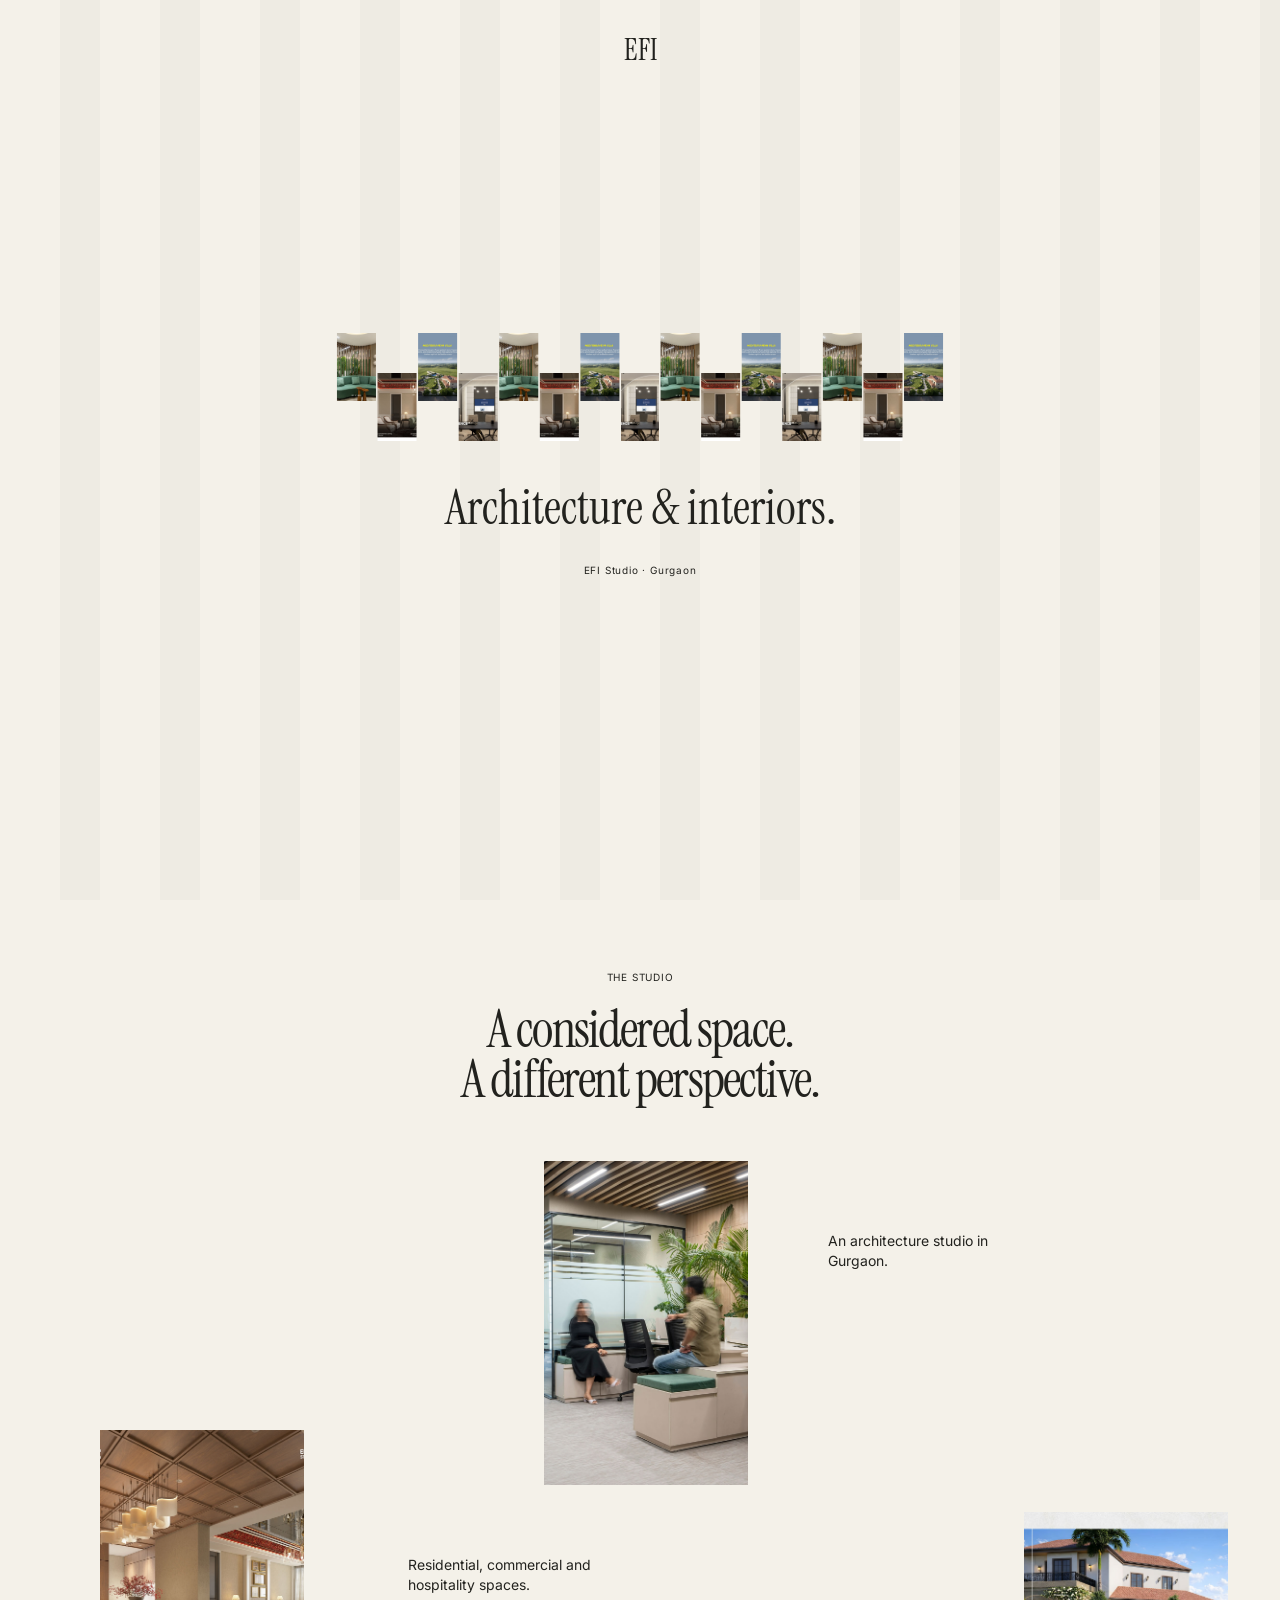
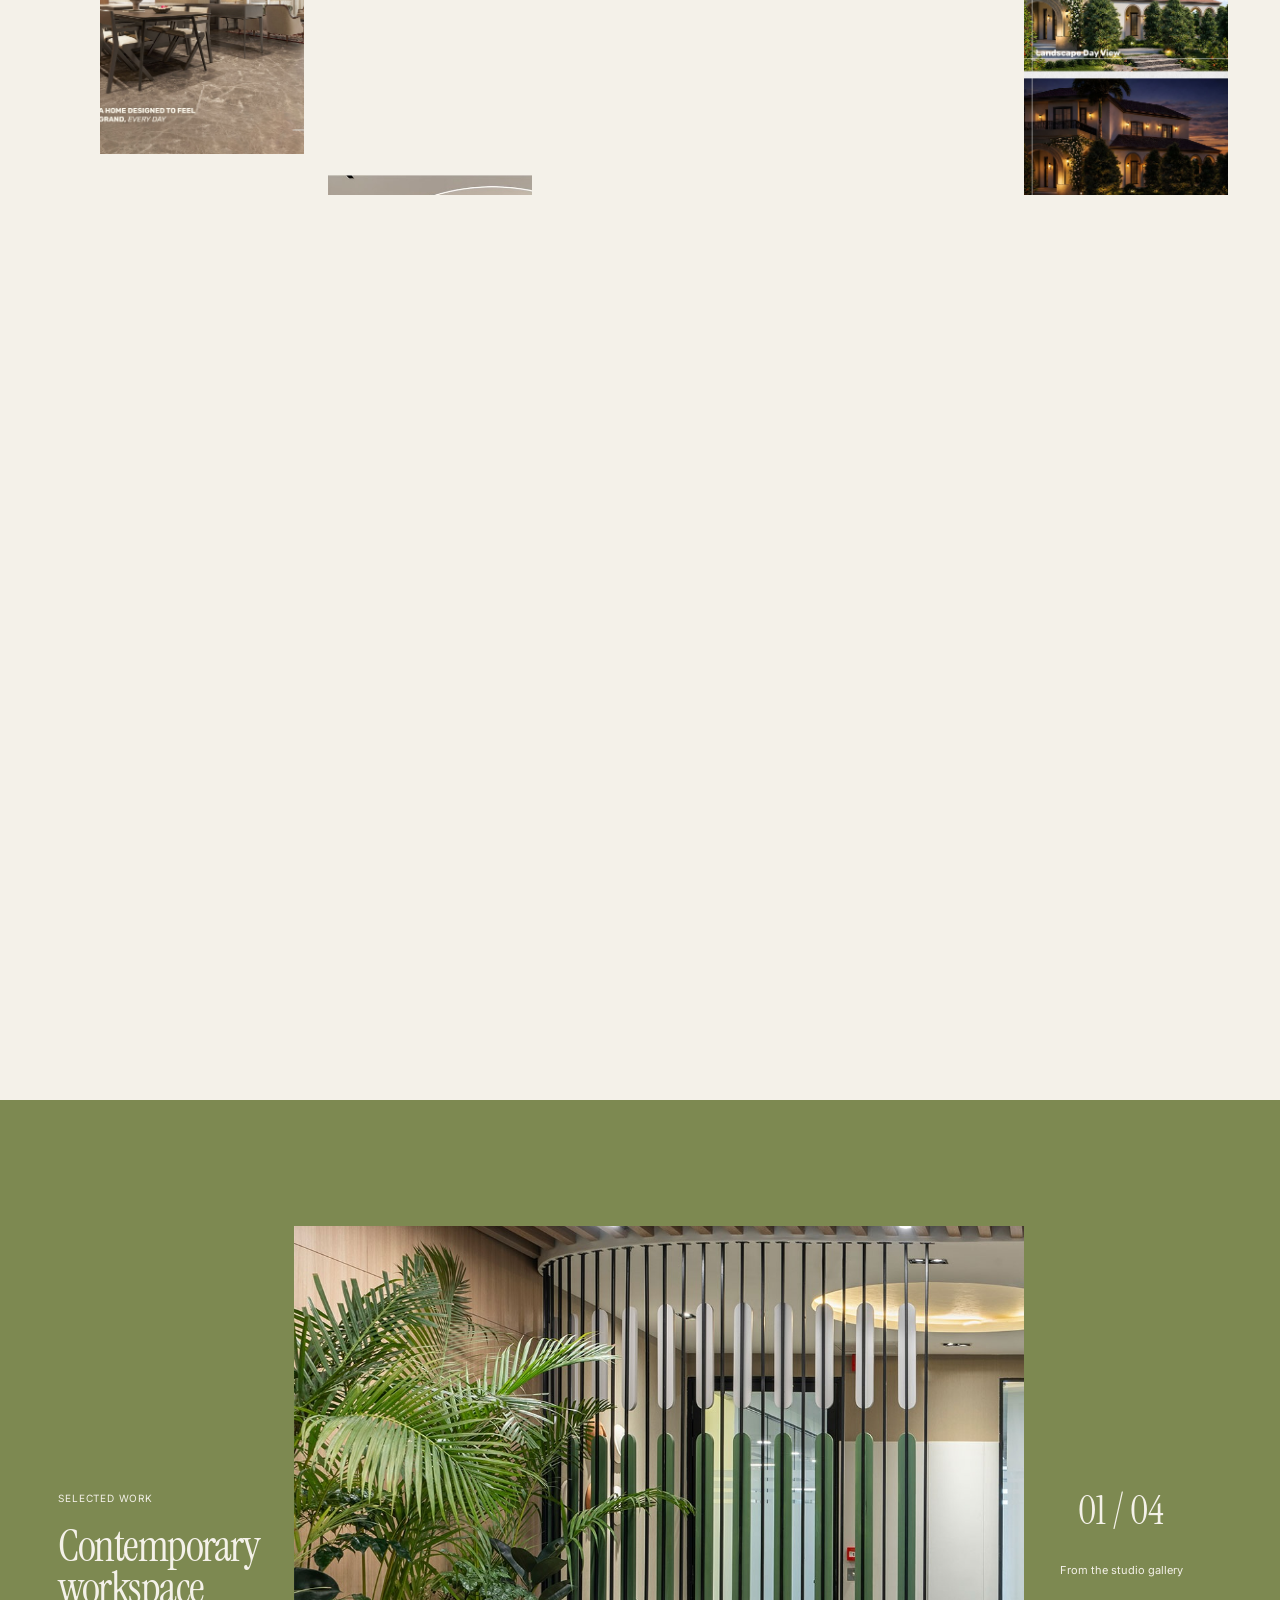
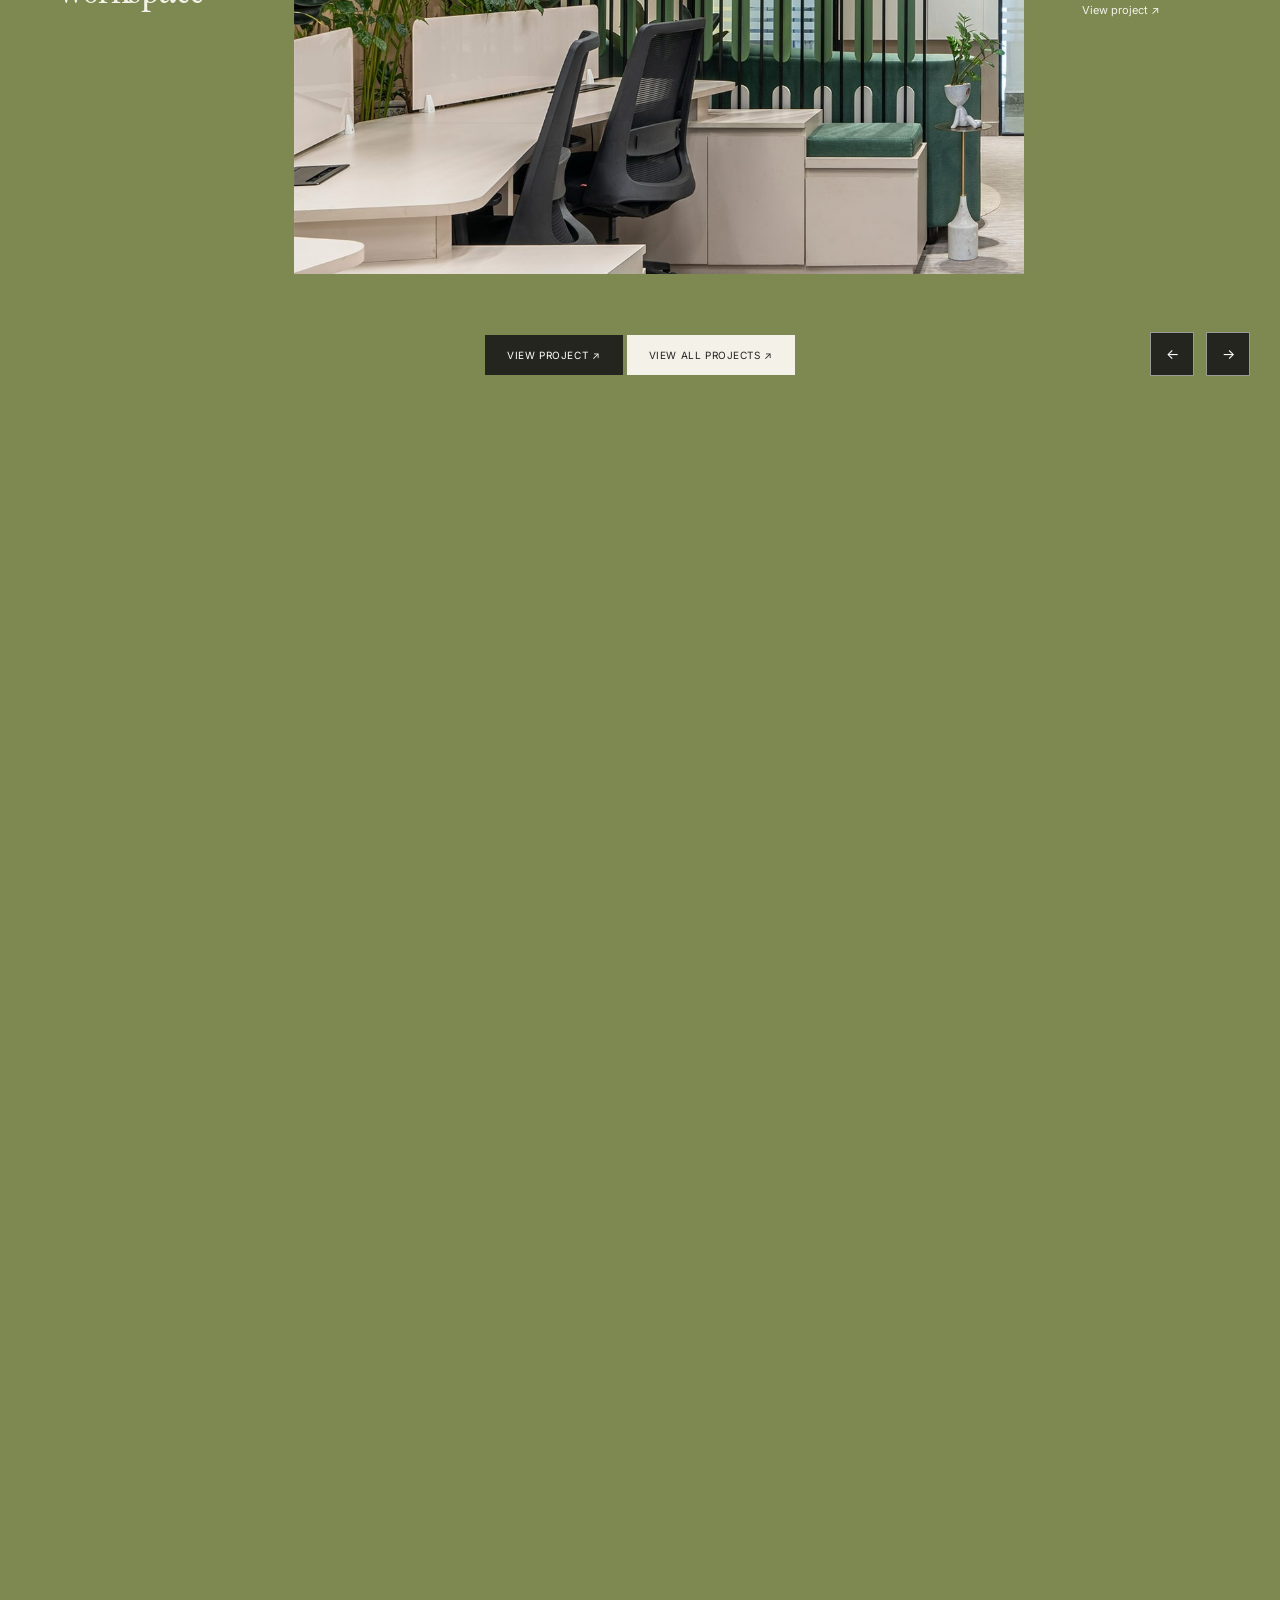
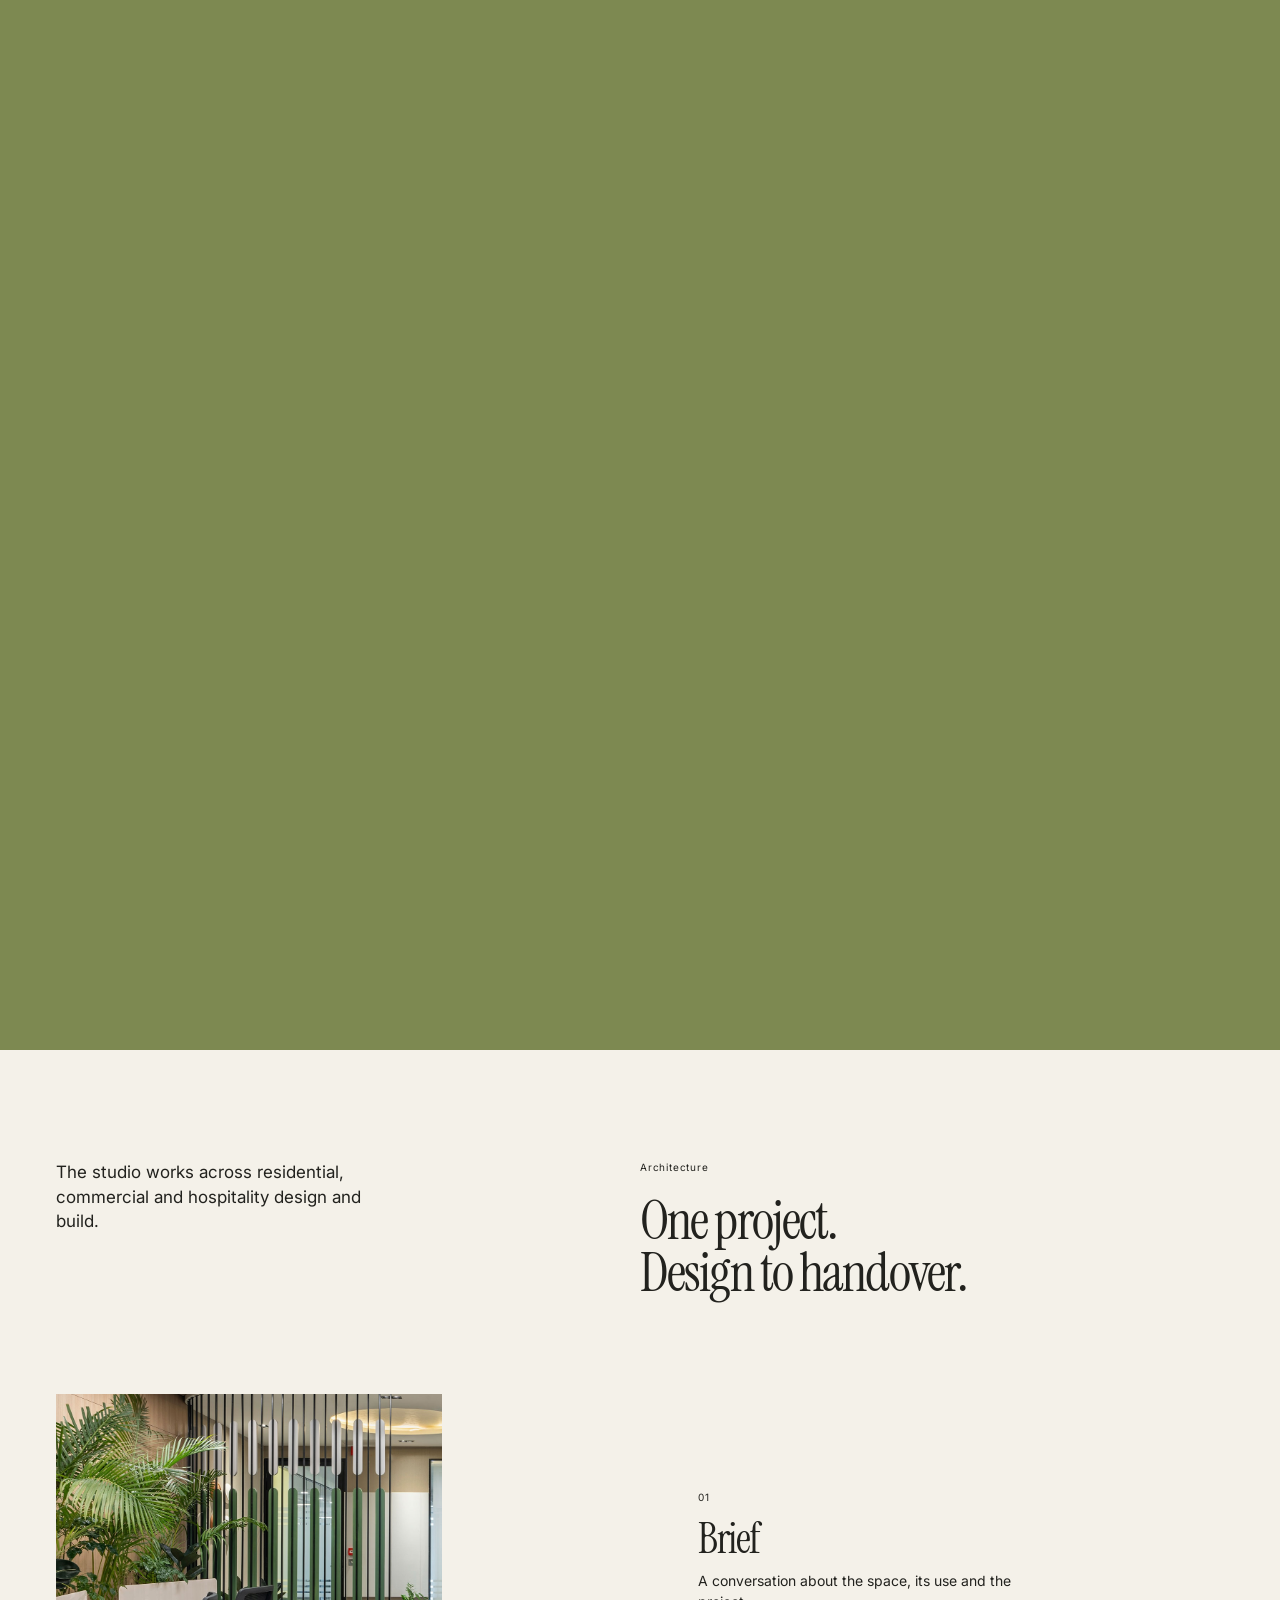
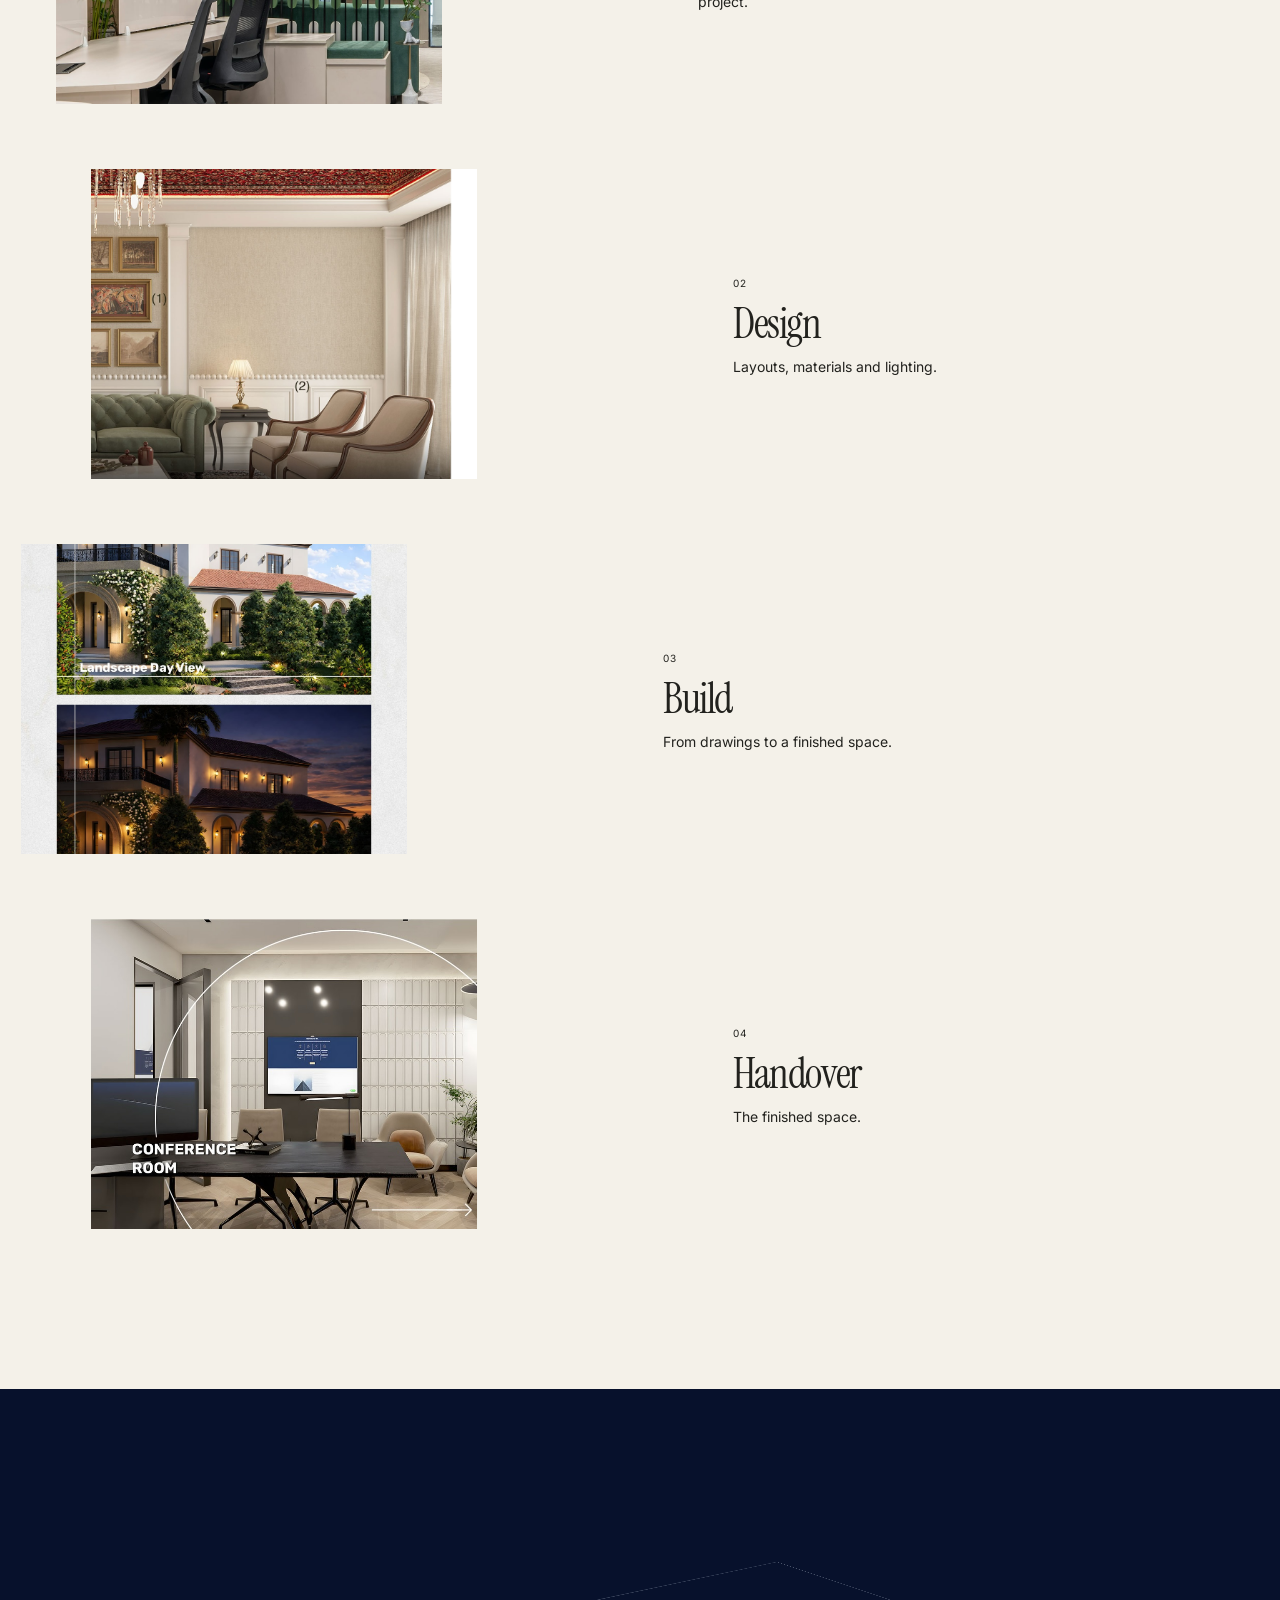
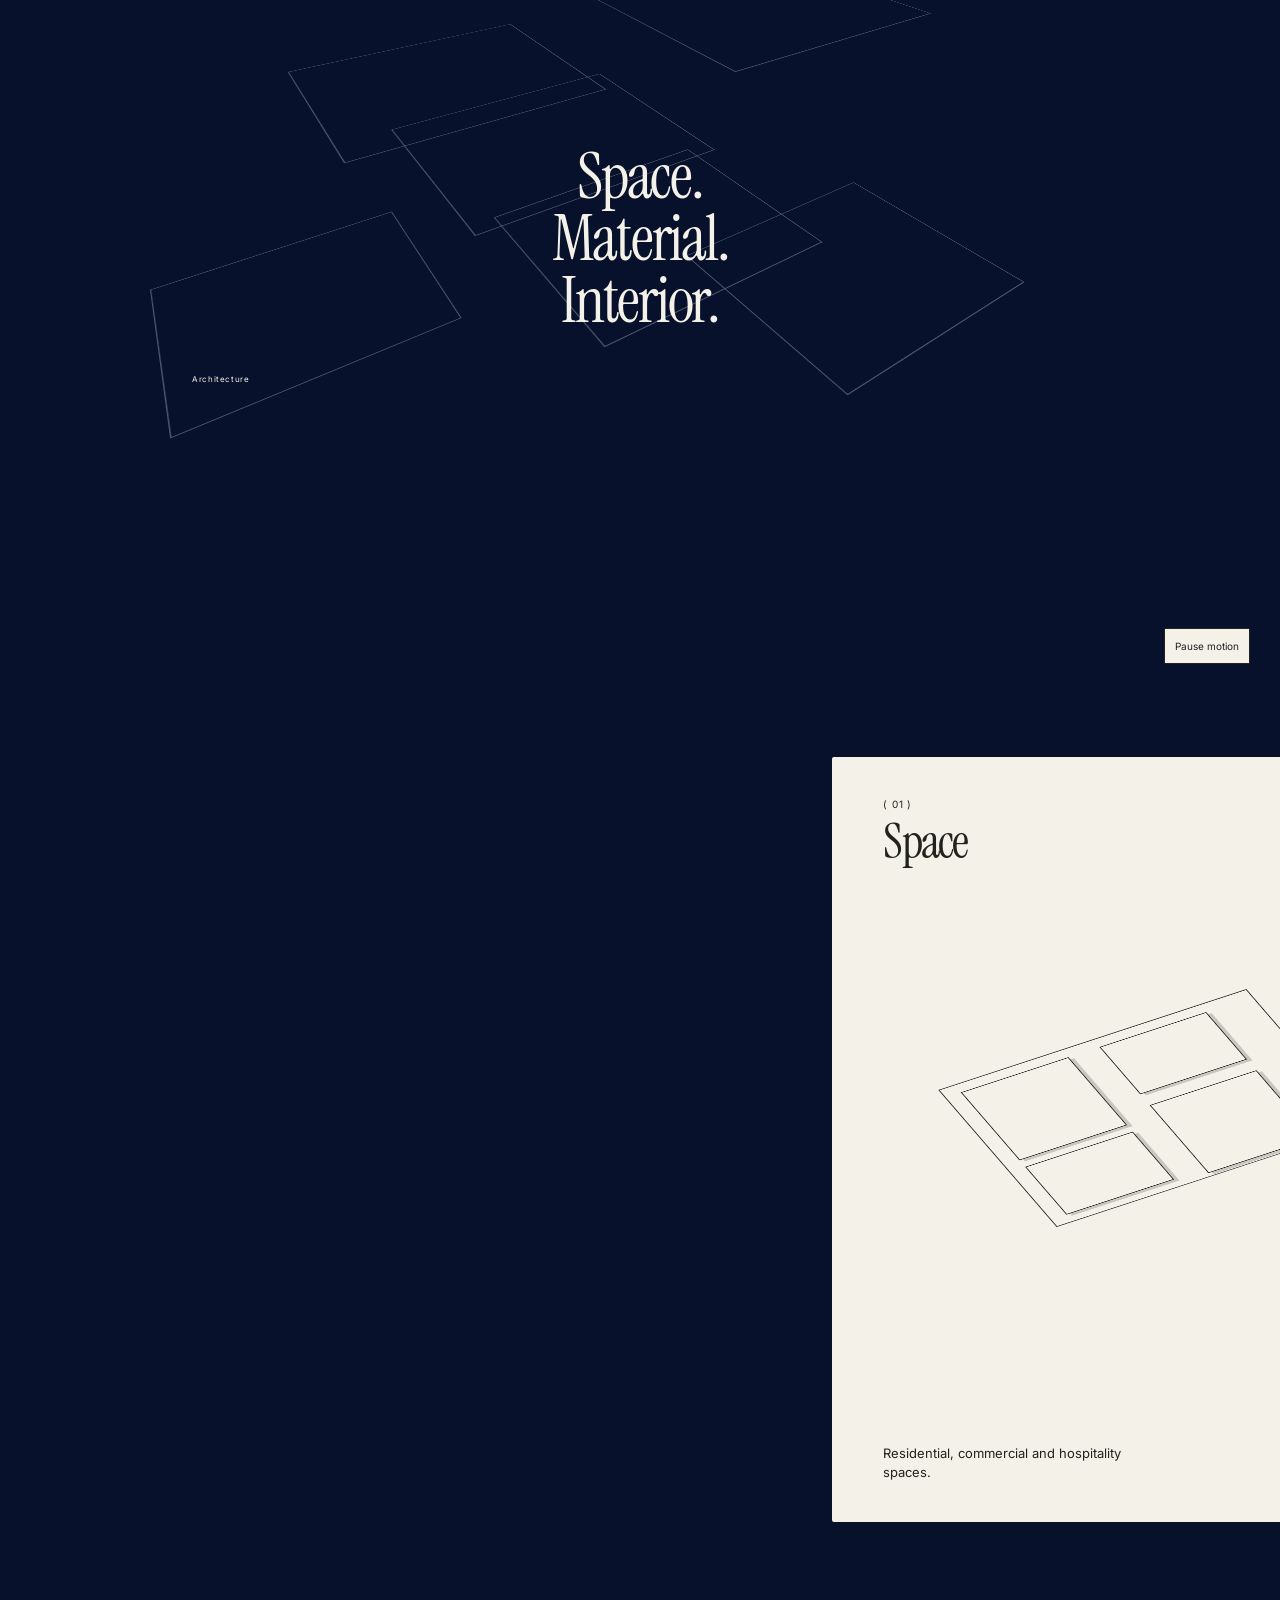
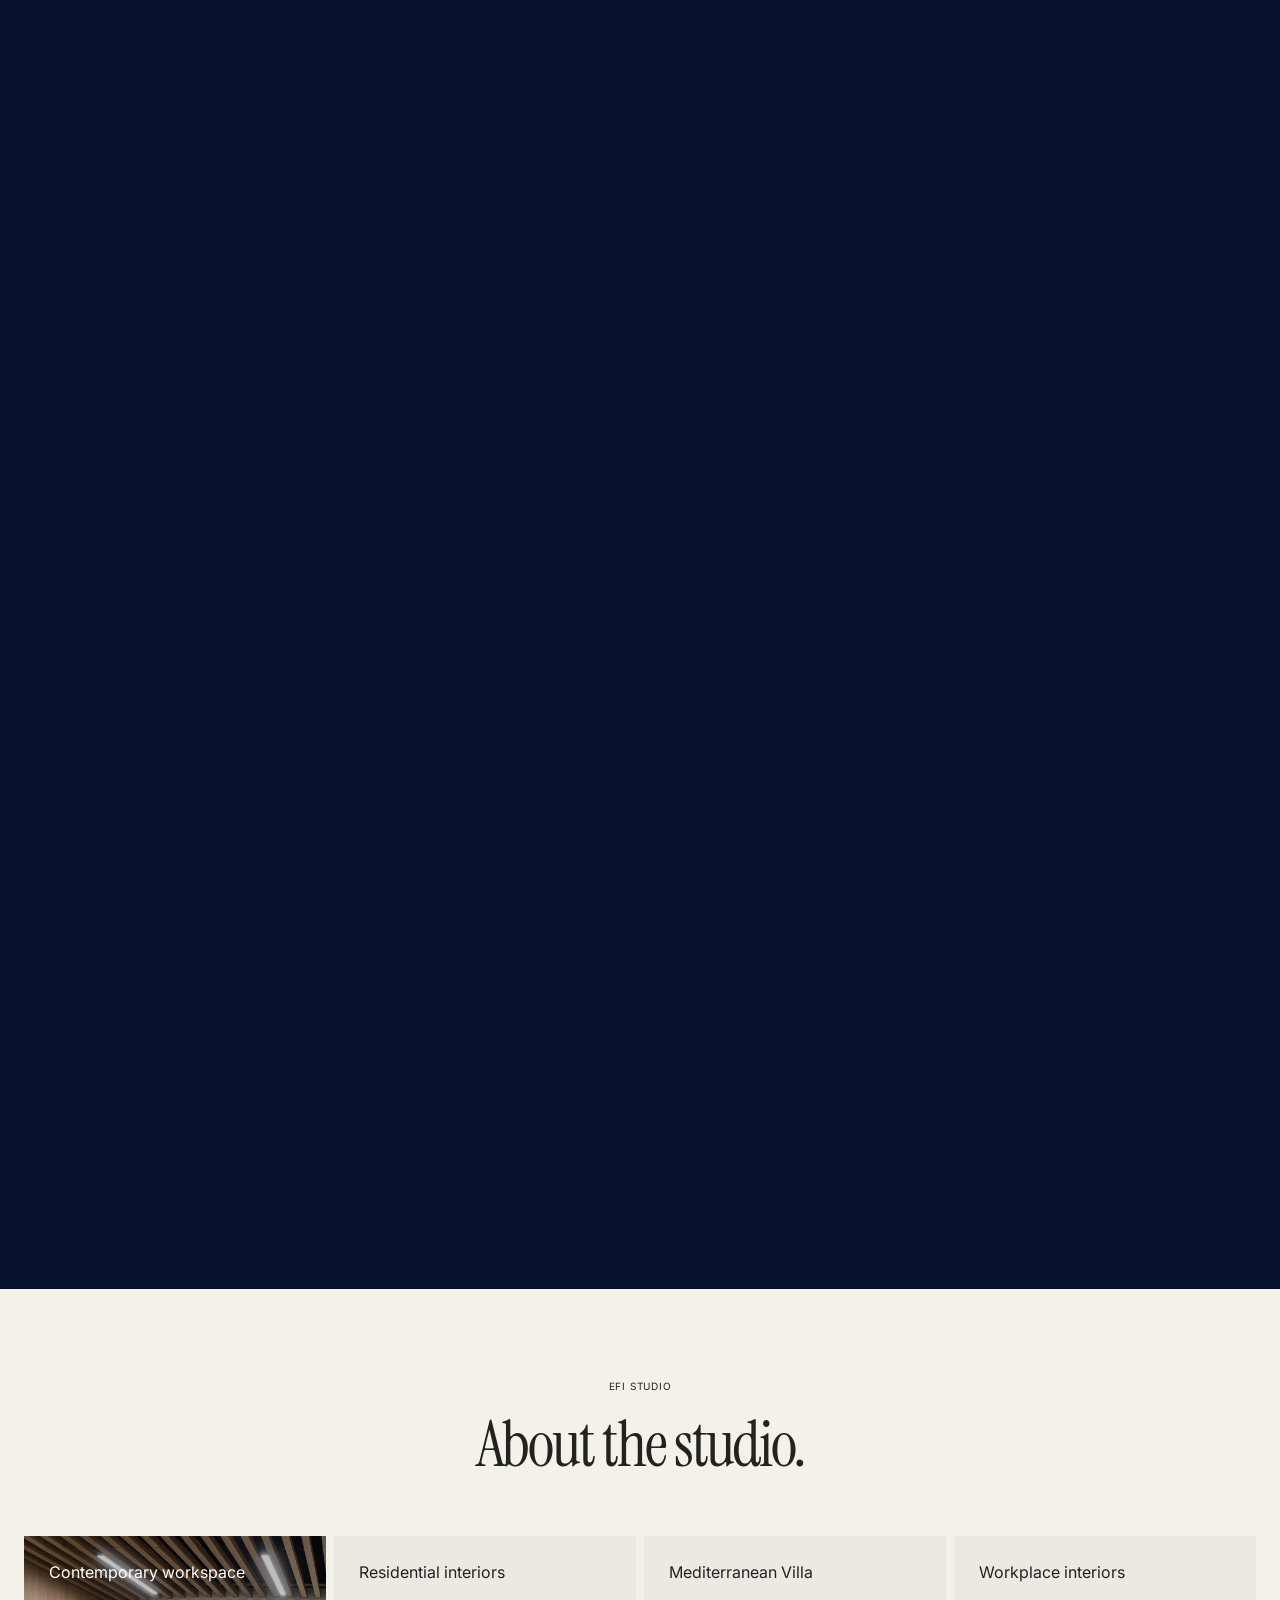
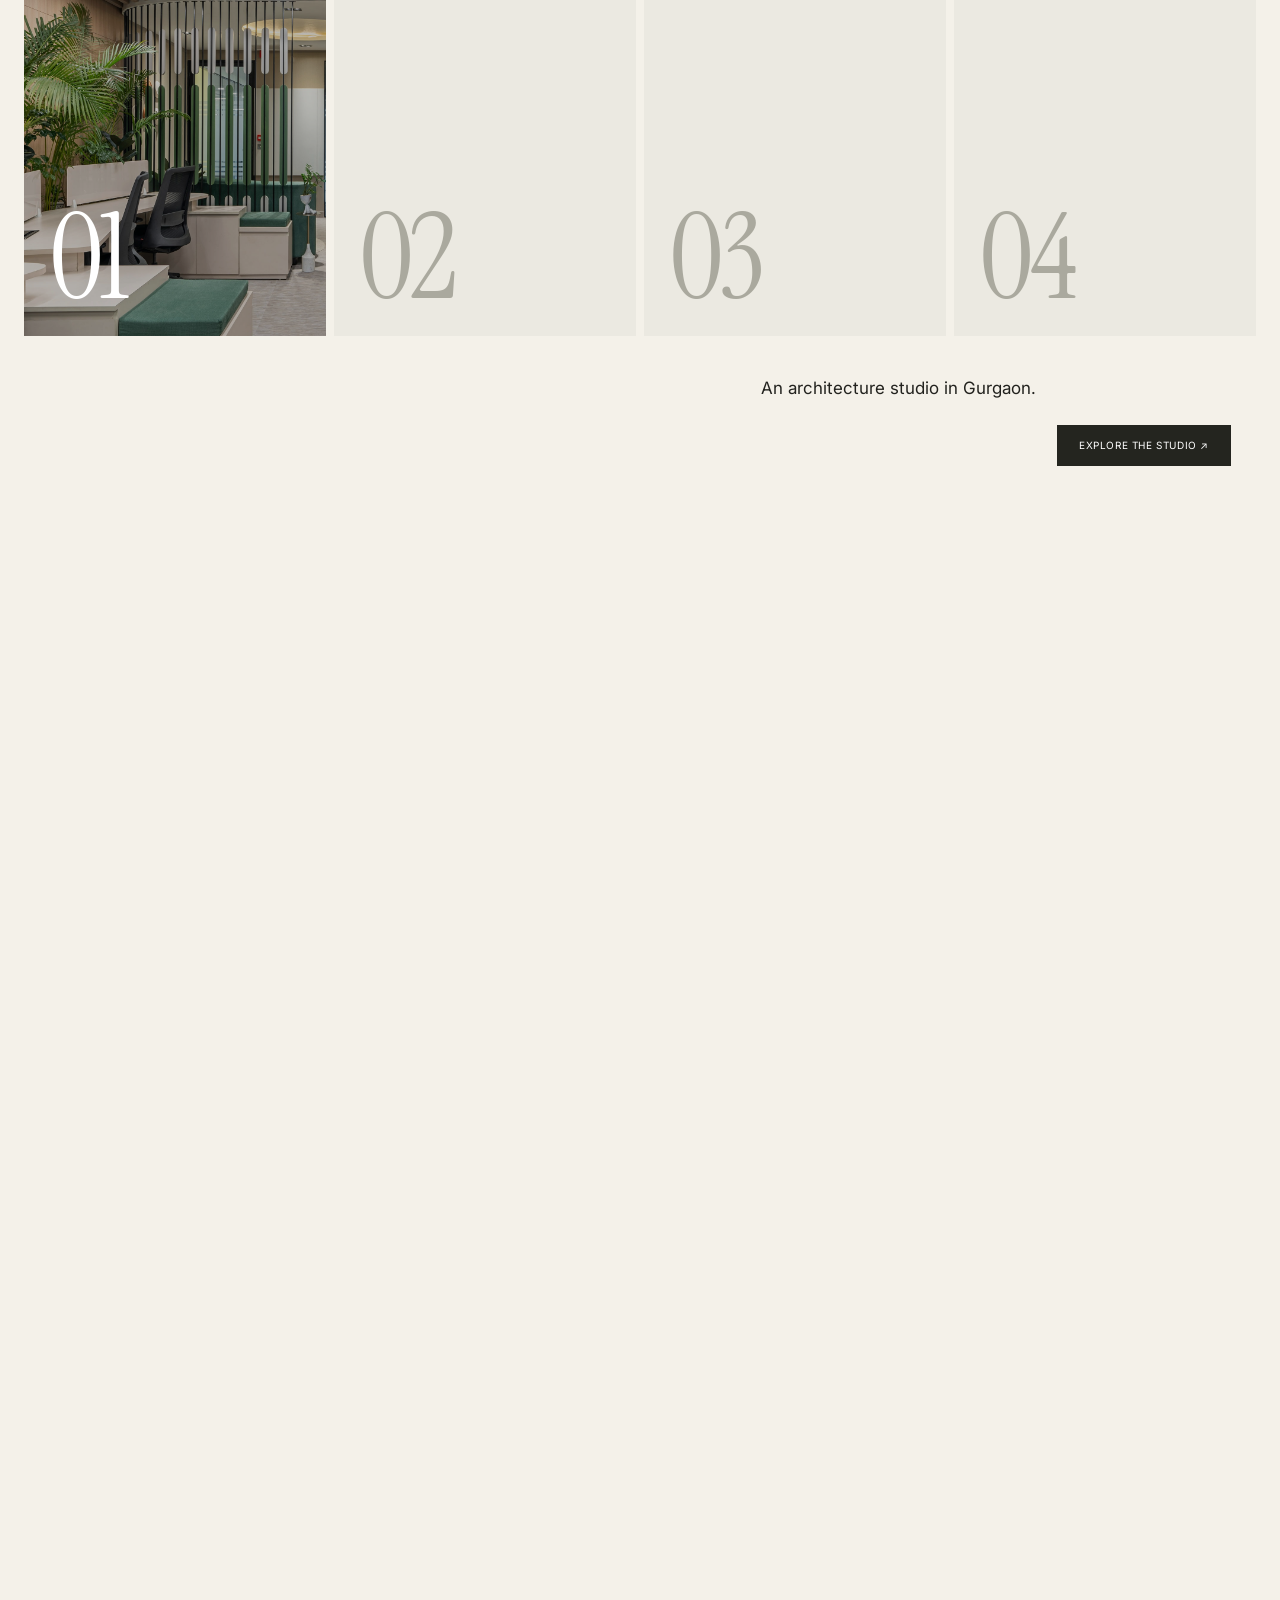
<file: index.html>
<!doctype html>
<html lang="en"><head><meta charset="utf-8"><meta name="viewport" content="width=device-width, initial-scale=1"><title>Architecture &amp; interiors in Gurgaon | EFI Studio</title><meta name="description" content="EFI Studio is an architecture and interior design studio in Gurgaon."><link rel="stylesheet" href="base.css"><link rel="stylesheet" href="brand.css"><link rel="stylesheet" href="hero.css"><link rel="license" href="assets/fonts/instrument-serif/OFL.txt"><link rel="license" href="assets/fonts/inter/OFL.txt"><script src="runtime.js" defer></script><script src="hero.js" defer></script></head><body><a class="dk-skip-link" href="#main">Skip to content</a><header class="dk-header"><div class="header-location">Gurgaon, India</div><a class="dk-wordmark" href="index.html"><span class="wordmark-mark" aria-hidden="true">▧</span> EFI</a><button class="dk-menu" hidden aria-controls="dk-nav" aria-expanded="false"><span class="dk-menu-label">Menu</span></button><nav class="dk-nav" id="dk-nav" aria-label="Primary"><a href="work.html">Work</a><a href="studio.html">Studio</a><a href="process.html">Approach</a><a href="contact.html">Contact</a></nav></header>
<main id="main"><div class="entry-loader" aria-hidden="true"><span class="entry-brand">EFI</span><div class="entry-strip"><img class="" src="assets/img/photo-02.jpg" alt="Contemporary workspace" loading="eager"><img class="" src="assets/img/photo-03.jpg" alt="Residential interiors" loading="eager"><img class="" src="assets/img/p3-cover.jpg" alt="Mediterranean Villa" loading="eager"><img class="" src="assets/img/p4-cover.jpg" alt="Workplace interiors" loading="eager"><img class="" src="assets/img/photo-02.jpg" alt="Contemporary workspace" loading="eager"><img class="" src="assets/img/photo-03.jpg" alt="Residential interiors" loading="eager"><img class="" src="assets/img/p3-cover.jpg" alt="Mediterranean Villa" loading="eager"><img class="" src="assets/img/p4-cover.jpg" alt="Workplace interiors" loading="eager"><img class="" src="assets/img/photo-02.jpg" alt="Contemporary workspace" loading="eager"><img class="" src="assets/img/photo-03.jpg" alt="Residential interiors" loading="eager"><img class="" src="assets/img/p3-cover.jpg" alt="Mediterranean Villa" loading="eager"><img class="" src="assets/img/p4-cover.jpg" alt="Workplace interiors" loading="eager"><img class="" src="assets/img/photo-02.jpg" alt="Contemporary workspace" loading="eager"><img class="" src="assets/img/photo-03.jpg" alt="Residential interiors" loading="eager"><img class="" src="assets/img/p3-cover.jpg" alt="Mediterranean Villa" loading="eager"></div><p>Architecture & interiors.</p><small>EFI Studio · Gurgaon</small></div>
<section class="s-hero" data-dk-motion aria-label="Interior light study"><div class="hero-photo"><img class="" src="assets/img/p1-cover.jpg" alt="Contemporary workspace" loading="lazy"></div><div class="light-study" aria-hidden="true"><i style="--i:0"></i><i style="--i:1"></i><i style="--i:2"></i><i style="--i:3"></i><i style="--i:4"></i><i style="--i:5"></i><i style="--i:6"></i><i style="--i:7"></i><i style="--i:8"></i><i style="--i:9"></i><i style="--i:10"></i><i style="--i:11"></i></div><div class="hero-copy"><h1>Architecture & interiors.<br>Considered as one.</h1><p>EFI Studio · Gurgaon</p><a class="button" href="contact.html">Talk about a project <span>↗</span></a></div><div class="hero-number">01 / 04</div><button class="motion-control" data-dk-motion-toggle hidden><span data-dk-motion-label>Pause</span> motion</button></section>

<section class="composition section" id="composition"><div class="composition-stage"><div class="eyebrow center">THE STUDIO</div><h2 class="center display">A considered space.<br>A different perspective.</h2><div class="composition-collage"><img class="collage-a" src="assets/img/photo-06.jpg" alt="Contemporary workspace" loading="eager"><img class="collage-b" src="assets/img/photo-07.jpg" alt="Residential interiors" loading="eager"><img class="collage-c" src="assets/img/photo-08.jpg" alt="Mediterranean Villa" loading="eager"><img class="collage-d" src="assets/img/p4-cover.jpg" alt="Workplace interiors" loading="eager"><p class="collage-copy a">An architecture studio in Gurgaon.</p><p class="collage-copy b">Residential, commercial and hospitality spaces.</p></div></div></section>
<section class="project-reel section" id="selected-work"><div class="reel-stage"><article class="reel-slide active" data-project="0" style="--index:0;--tone:#7d8951"><div class="project-title"><small>SELECTED WORK</small><h2 class="display">Contemporary workspace</h2></div><a class="project-image" href="project-contemporary-workspace.html"><img class="" src="assets/img/p1-cover.jpg" alt="Contemporary workspace" loading="eager"><span class="project-caption">Contemporary workspace<small>SELECTED WORK · EFI STUDIO</small></span></a><div class="project-meta"><span>01 / 04</span><p>From the studio gallery</p><a href="project-contemporary-workspace.html">View project ↗</a></div><div class="project-actions"><a class="button" href="project-contemporary-workspace.html">View project ↗</a><a class="button light" href="work.html">View all projects ↗</a></div></article><article class="reel-slide" data-project="1" style="--index:1;--tone:#877959"><div class="project-title"><small>SELECTED WORK</small><h2 class="display">Residential interiors</h2></div><a class="project-image" href="project-residential-interiors.html"><img class="" src="assets/img/p2-cover.jpg" alt="Residential interiors" loading="eager"><span class="project-caption">Residential interiors<small>SELECTED WORK · EFI STUDIO</small></span></a><div class="project-meta"><span>02 / 04</span><p>From the studio gallery</p><a href="project-residential-interiors.html">View project ↗</a></div><div class="project-actions"><a class="button" href="project-residential-interiors.html">View project ↗</a><a class="button light" href="work.html">View all projects ↗</a></div></article><article class="reel-slide" data-project="2" style="--index:2;--tone:#667d76"><div class="project-title"><small>SELECTED WORK</small><h2 class="display">Mediterranean Villa</h2></div><a class="project-image" href="project-mediterranean-villa.html"><img class="" src="assets/img/p3-cover.jpg" alt="Mediterranean Villa" loading="eager"><span class="project-caption">Mediterranean Villa<small>SELECTED WORK · EFI STUDIO</small></span></a><div class="project-meta"><span>03 / 04</span><p>From the studio gallery</p><a href="project-mediterranean-villa.html">View project ↗</a></div><div class="project-actions"><a class="button" href="project-mediterranean-villa.html">View project ↗</a><a class="button light" href="work.html">View all projects ↗</a></div></article><article class="reel-slide" data-project="3" style="--index:3;--tone:#686f83"><div class="project-title"><small>SELECTED WORK</small><h2 class="display">Workplace interiors</h2></div><a class="project-image" href="project-workplace-interiors.html"><img class="" src="assets/img/p4-cover.jpg" alt="Workplace interiors" loading="eager"><span class="project-caption">Workplace interiors<small>SELECTED WORK · EFI STUDIO</small></span></a><div class="project-meta"><span>04 / 04</span><p>From the studio gallery</p><a href="project-workplace-interiors.html">View project ↗</a></div><div class="project-actions"><a class="button" href="project-workplace-interiors.html">View project ↗</a><a class="button light" href="work.html">View all projects ↗</a></div></article><div class="reel-controls"><button data-reel-prev aria-label="Previous project">←</button><button data-reel-next aria-label="Next project">→</button></div></div></section>
<section class="delivery section" id="approach"><div class="delivery-intro"><p>The studio works across residential, commercial and hospitality design and build.</p><div><span class="eyebrow">Architecture</span><h2 class="display">One project.<br>Design to handover.</h2></div></div><div class="delivery-rows"><article class="delivery-row"><img class="" src="assets/img/photo-10.jpg" alt="Contemporary workspace" loading="eager"><div><small>01</small><h3 class="display">Brief</h3><p>A conversation about the space, its use and the project.</p></div></article><article class="delivery-row"><img class="" src="assets/img/photo-11.jpg" alt="Residential interiors" loading="eager"><div><small>02</small><h3 class="display">Design</h3><p>Layouts, materials and lighting.</p></div></article><article class="delivery-row"><img class="" src="assets/img/photo-08.jpg" alt="Mediterranean Villa" loading="eager"><div><small>03</small><h3 class="display">Build</h3><p>From drawings to a finished space.</p></div></article><article class="delivery-row"><img class="" src="assets/img/p4-cover.jpg" alt="Workplace interiors" loading="eager"><div><small>04</small><h3 class="display">Handover</h3><p>The finished space.</p></div></article></div></section>
<div class="approach-intro" data-dk-motion aria-label="Illustrative spatial wire study"><div class="wire-room" aria-hidden="true"><i></i><i></i><i></i><i></i><i></i><i></i></div><h2 class="display">Space.<br>Material.<br>Interior.</h2><span class="eyebrow">Architecture</span><button class="motion-control" data-dk-motion-toggle hidden><span data-dk-motion-label>Pause</span> motion</button></div>
<section class="approach-run section" id="design"><div class="approach-stage"><div class="approach-panels"><article class="approach-card"><small>( 01 )</small><h3 class="display">Space</h3><div class="plan-study" aria-hidden="true"><i></i><i></i><i></i><i></i></div><p>Residential, commercial and hospitality spaces.</p></article><article class="approach-card navy"><small>( 02 )</small><h3 class="display">Design</h3><div class="material-grid"><img class="" src="assets/img/photo-12.jpg" alt="Contemporary workspace" loading="eager"><img class="" src="assets/img/photo-10.jpg" alt="Contemporary workspace" loading="eager"><img class="" src="assets/img/photo-11.jpg" alt="Residential interiors" loading="eager"><img class="" src="assets/img/photo-13.jpg" alt="Residential interiors" loading="eager"><img class="" src="assets/img/photo-08.jpg" alt="Mediterranean Villa" loading="eager"><img class="" src="assets/img/p4-cover.jpg" alt="Workplace interiors" loading="eager"></div><p>Photography and visualizations from EFI’s portfolio.</p></article><article class="approach-card"><small>( 03 )</small><h3 class="display">Delivery</h3><img class="delivery-photo" src="assets/img/photo-03.jpg" alt="Residential interiors" loading="eager"><p>Architecture and interiors, shaped around the people who use them.</p></article></div></div></section>
<section class="about-run section" id="studio"><div class="about-stage"><span class="eyebrow">EFI STUDIO</span><h2 class="display center">About the studio.</h2><div class="about-tiles"><a href="project-contemporary-workspace.html"><small>Contemporary workspace</small><img class="" src="assets/img/p1-cover.jpg" alt="Contemporary workspace" loading="eager"><span class="display">01</span></a><a href="project-residential-interiors.html"><small>Residential interiors</small><img class="" src="assets/img/p2-cover.jpg" alt="Residential interiors" loading="eager"><span class="display">02</span></a><a href="project-mediterranean-villa.html"><small>Mediterranean Villa</small><img class="" src="assets/img/p3-cover.jpg" alt="Mediterranean Villa" loading="eager"><span class="display">03</span></a><a href="project-workplace-interiors.html"><small>Workplace interiors</small><img class="" src="assets/img/p4-cover.jpg" alt="Workplace interiors" loading="eager"><span class="display">04</span></a></div><p class="about-copy">An architecture studio in Gurgaon.</p><a class="button" href="studio.html">Explore the studio ↗</a></div></section>
<section class="together section"><span class="eyebrow">FROM THE PROJECT GALLERY</span><h2 class="display">Spaces for different uses.</h2><div class="typology-row"><span>Residential</span><span>Commercial</span><span>Hospitality</span><span>Architecture</span></div></section>
<section class="journal section"><div class="section-heading"><div><span class="eyebrow">FROM THE GALLERY</span><h2 class="display">Closer looks.</h2></div><a href="work.html">View all work ↗</a></div><div class="journal-grid"><a href="project-contemporary-workspace.html"><img class="" src="assets/img/photo-06.jpg" alt="Contemporary workspace" loading="eager"><small>PROJECT VIEW · 01</small><h3 class="display">Contemporary workspace</h3></a><a href="project-residential-interiors.html"><img class="" src="assets/img/photo-11.jpg" alt="Residential interiors" loading="eager"><small>PROJECT VIEW · 02</small><h3 class="display">Residential interiors</h3></a><a href="project-mediterranean-villa.html"><img class="" src="assets/img/photo-08.jpg" alt="Mediterranean Villa" loading="eager"><small>PROJECT VIEW · 03</small><h3 class="display">Mediterranean Villa</h3></a></div></section>
<section class="statement section"><div class="statement-photo"><img src="assets/img/photo-14.jpg" alt="Contemporary workspace" loading="eager"></div><div class="statement-copy"><h2 class="display">Architecture.<br>Gurgaon.</h2><p>EFI Studio<br>Gurgaon</p></div><div class="statement-contact"><small>THE STUDIO</small><p>Gurgaon</p><div class="dk-contact-links"><a href="https://wa.me/919818316211">WhatsApp</a></div><a class="button light" href="contact.html">Talk about a project ↗</a></div></section>
<section class="faq section"><span class="eyebrow">BEFORE A CONVERSATION</span><h2 class="display center">Questions about the studio.</h2><div class="faq-list"><details><summary>Where is EFI Studio based?<span>+</span></summary><p>Gurgaon</p></details><details><summary>What does the company do?<span>+</span></summary><p>Architecture and interior design and build.</p></details><details><summary>Which spaces does EFI Studio work on?<span>+</span></summary><p>The studio works across commercial, residential and hospitality interior design and build, with architectural expertise in residential and boutique properties.</p></details><details><summary>Which projects appear in this preview?<span>+</span></summary><p>Contemporary workspace, Residential interiors, Mediterranean Villa, Workplace interiors.</p></details><details><summary>Where do these images come from?<span>+</span></summary><p>Project images from the studio’s public portfolio.</p></details><details><summary>How do I discuss project cost or timing?<span>+</span></summary><p>Message the studio on WhatsApp to discuss your project. No cost or schedule is confirmed in this preview.</p></details><details><summary>Is this the official EFI Studio website?<span>+</span></summary><p>No. This is an independent design preview prepared for EFI Studio.</p></details></div><div class="conversation"><h2 class="display">Start with a conversation.</h2><div class="dk-contact-links"><a href="https://wa.me/919818316211">WhatsApp</a></div></div></section>
</main><footer class="dk-footer"><div class="footer-top"><div class="footer-links"><a href="studio.html">Studio</a><a href="work.html">Projects</a><a href="process.html">Approach</a><a href="contact.html">Contact</a></div><a class="footer-brand-small" href="index.html">▧ EFI<span>Architecture</span></a><div class="footer-contact-small"><p>Gurgaon</p><div class="dk-contact-links"><a href="https://wa.me/919818316211">WhatsApp</a></div><a href="https://www.instagram.com/studioefi/" target="_blank" rel="noopener">EFI on Instagram ↗</a></div></div><svg class="footer-sketch" viewBox="0 0 1440 310" role="img" aria-label="Illustrative architectural line study, not an EFI project drawing"><g fill="none" stroke="currentColor" stroke-width=".8"><path d="M0 275L320 235 650 245 1140 230 1440 260M150 263V175L520 155 820 165 1140 136 1350 170V254M150 175L375 188V263M375 188L1140 136M520 155V252M820 165V245M1140 136V230M1350 170L1140 183 820 210 375 215M1350 170V254M375 188V215"/><path d="M183 184V258M215 181V254M250 180V251M288 181V249M325 187V244M420 190V260M458 184V261M485 180V260M562 185V250M615 181V251M669 178V252M720 173V250M775 169V245M865 164V238M913 158V233M962 153V230M1012 147V233M1060 143V232M1110 140V230M1190 147V238M1240 155V243M1290 162V245"/><path d="M122 292L302 256 430 271 850 267 1225 248 1440 278M0 282L650 280 700 294 1440 293M1324 252L1330 150 1304 139 1342 140 1334 111 1356 132 1365 96 1375 137 1400 110 1390 146 1410 159 1380 179 1378 253M36 274L41 180 17 163 39 156 24 130 44 141 58 115 60 157 85 136 69 176 72 276"/></g><text x="720" y="306" text-anchor="middle" fill="currentColor" font-size="8">Illustrative spatial study</text></svg><p class="demo-notice">Independent design preview prepared for EFI Studio. Not the studio&#x27;s official website. Images come from the studio’s public portfolio and may include 3D visualizations. Reuse is not yet confirmed.</p><a href="#main" class="back-top">Back to top ↑</a></footer>
</body></html>
</file>
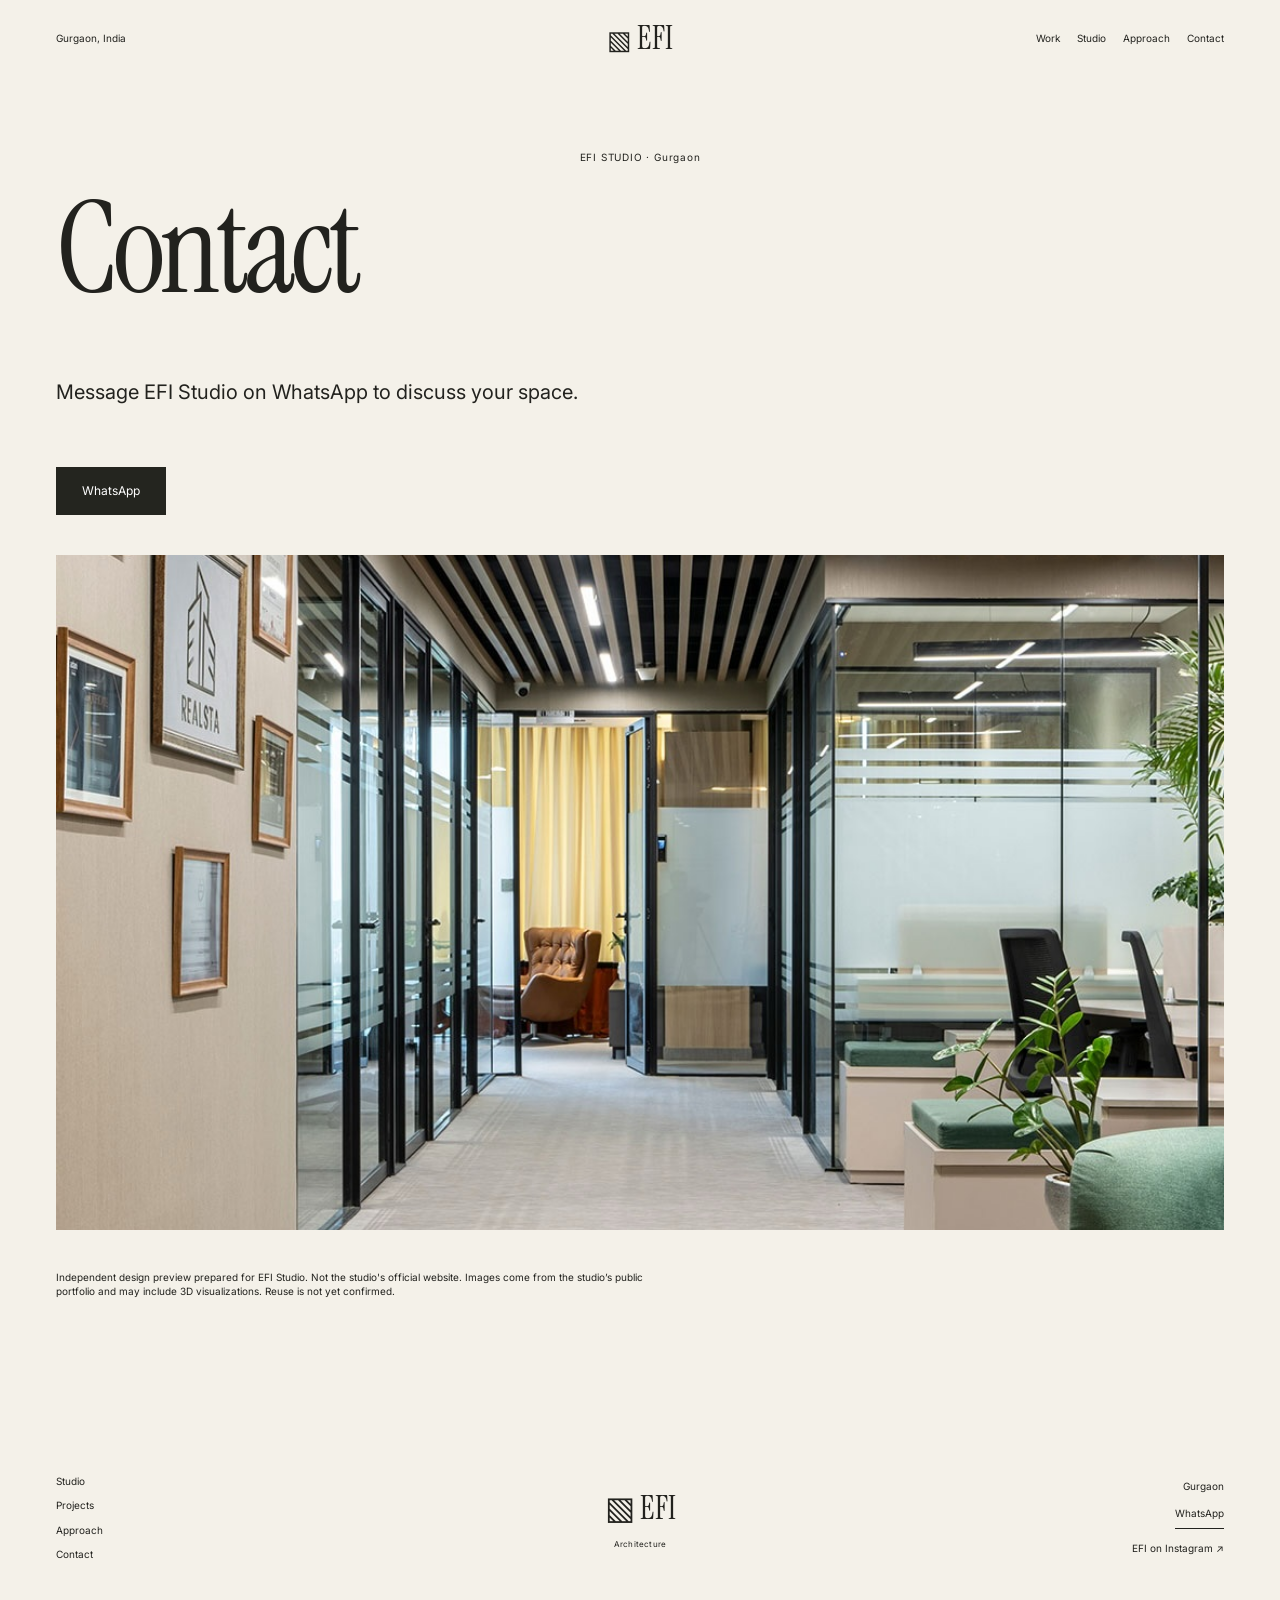
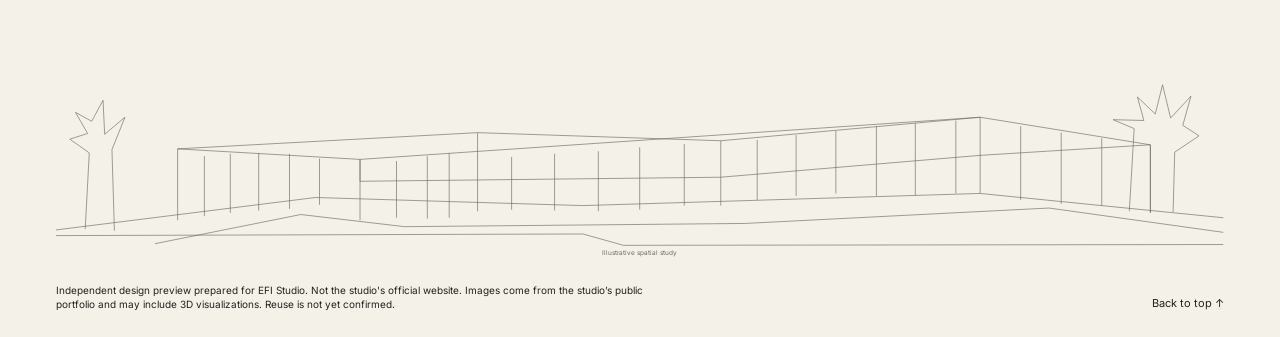
<file: contact.html>
<!doctype html>
<html lang="en"><head><meta charset="utf-8"><meta name="viewport" content="width=device-width, initial-scale=1"><title>Contact | EFI Studio</title><meta name="description" content="EFI Studio is an architecture and interior design studio in Gurgaon."><link rel="stylesheet" href="base.css"><link rel="stylesheet" href="brand.css"><link rel="stylesheet" href="hero.css"><link rel="license" href="assets/fonts/instrument-serif/OFL.txt"><link rel="license" href="assets/fonts/inter/OFL.txt"><script src="runtime.js" defer></script><script src="hero.js" defer></script></head><body><a class="dk-skip-link" href="#main">Skip to content</a><header class="dk-header"><div class="header-location">Gurgaon, India</div><a class="dk-wordmark" href="index.html"><span class="wordmark-mark" aria-hidden="true">▧</span> EFI</a><button class="dk-menu" hidden aria-controls="dk-nav" aria-expanded="false"><span class="dk-menu-label">Menu</span></button><nav class="dk-nav" id="dk-nav" aria-label="Primary"><a href="work.html">Work</a><a href="studio.html">Studio</a><a href="process.html">Approach</a><a href="contact.html">Contact</a></nav></header>
<main id="main"><section class="inner-page"><span class="eyebrow">EFI STUDIO · Gurgaon</span><h1>Contact</h1><p class="dk-lead">Message EFI Studio on WhatsApp to discuss your space.</p><div class="dk-contact-links"><a href="https://wa.me/919818316211">WhatsApp</a></div><div class="inner-photo"><img class="" src="assets/img/photo-12.jpg" alt="Contemporary workspace" loading="lazy"></div><p class="inner-note">Independent design preview prepared for EFI Studio. Not the studio&#x27;s official website. Images come from the studio’s public portfolio and may include 3D visualizations. Reuse is not yet confirmed.</p></section>
</main><footer class="dk-footer"><div class="footer-top"><div class="footer-links"><a href="studio.html">Studio</a><a href="work.html">Projects</a><a href="process.html">Approach</a><a href="contact.html">Contact</a></div><a class="footer-brand-small" href="index.html">▧ EFI<span>Architecture</span></a><div class="footer-contact-small"><p>Gurgaon</p><div class="dk-contact-links"><a href="https://wa.me/919818316211">WhatsApp</a></div><a href="https://www.instagram.com/studioefi/" target="_blank" rel="noopener">EFI on Instagram ↗</a></div></div><svg class="footer-sketch" viewBox="0 0 1440 310" role="img" aria-label="Illustrative architectural line study, not an EFI project drawing"><g fill="none" stroke="currentColor" stroke-width=".8"><path d="M0 275L320 235 650 245 1140 230 1440 260M150 263V175L520 155 820 165 1140 136 1350 170V254M150 175L375 188V263M375 188L1140 136M520 155V252M820 165V245M1140 136V230M1350 170L1140 183 820 210 375 215M1350 170V254M375 188V215"/><path d="M183 184V258M215 181V254M250 180V251M288 181V249M325 187V244M420 190V260M458 184V261M485 180V260M562 185V250M615 181V251M669 178V252M720 173V250M775 169V245M865 164V238M913 158V233M962 153V230M1012 147V233M1060 143V232M1110 140V230M1190 147V238M1240 155V243M1290 162V245"/><path d="M122 292L302 256 430 271 850 267 1225 248 1440 278M0 282L650 280 700 294 1440 293M1324 252L1330 150 1304 139 1342 140 1334 111 1356 132 1365 96 1375 137 1400 110 1390 146 1410 159 1380 179 1378 253M36 274L41 180 17 163 39 156 24 130 44 141 58 115 60 157 85 136 69 176 72 276"/></g><text x="720" y="306" text-anchor="middle" fill="currentColor" font-size="8">Illustrative spatial study</text></svg><p class="demo-notice">Independent design preview prepared for EFI Studio. Not the studio&#x27;s official website. Images come from the studio’s public portfolio and may include 3D visualizations. Reuse is not yet confirmed.</p><a href="#main" class="back-top">Back to top ↑</a></footer>
</body></html>
</file>
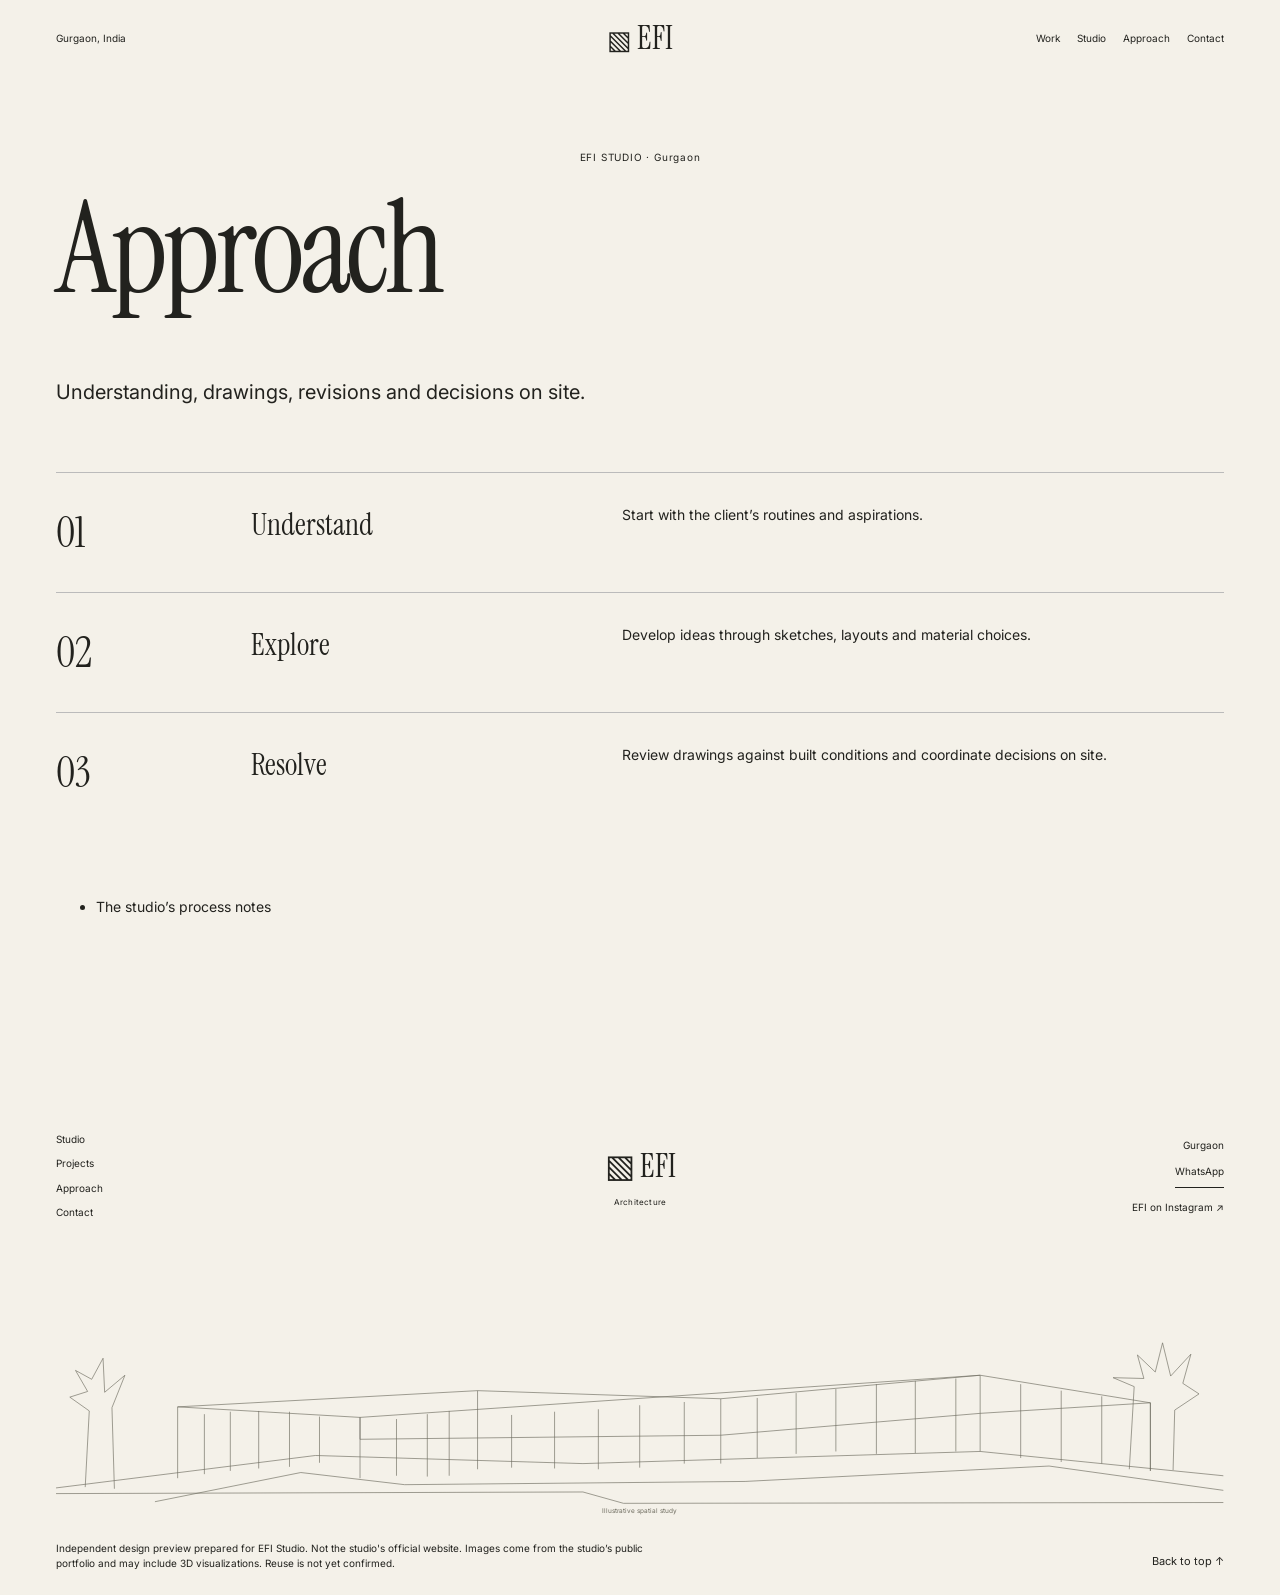
<file: process.html>
<!doctype html>
<html lang="en"><head><meta charset="utf-8"><meta name="viewport" content="width=device-width, initial-scale=1"><title>Approach | EFI Studio</title><meta name="description" content="EFI Studio is an architecture and interior design studio in Gurgaon."><link rel="stylesheet" href="base.css"><link rel="stylesheet" href="brand.css"><link rel="stylesheet" href="hero.css"><link rel="license" href="assets/fonts/instrument-serif/OFL.txt"><link rel="license" href="assets/fonts/inter/OFL.txt"><script src="runtime.js" defer></script><script src="hero.js" defer></script></head><body><a class="dk-skip-link" href="#main">Skip to content</a><header class="dk-header"><div class="header-location">Gurgaon, India</div><a class="dk-wordmark" href="index.html"><span class="wordmark-mark" aria-hidden="true">▧</span> EFI</a><button class="dk-menu" hidden aria-controls="dk-nav" aria-expanded="false"><span class="dk-menu-label">Menu</span></button><nav class="dk-nav" id="dk-nav" aria-label="Primary"><a href="work.html">Work</a><a href="studio.html">Studio</a><a href="process.html">Approach</a><a href="contact.html">Contact</a></nav></header>
<main id="main"><section class="inner-page"><span class="eyebrow">EFI STUDIO · Gurgaon</span><h1>Approach</h1><p class="dk-lead">Understanding, drawings, revisions and decisions on site.</p><section class="dk-section dk-steps"><ol><li><h3>Understand</h3><p>Start with the client’s routines and aspirations.</p></li><li><h3>Explore</h3><p>Develop ideas through sketches, layouts and material choices.</p></li><li><h3>Resolve</h3><p>Review drawings against built conditions and coordinate decisions on site.</p></li></ol></section>
<section class="dk-section dk-links"><ul><li><a href="https://www.instagram.com/studioefi/p/DbLFODpoDSS/">The studio’s process notes</a></li></ul></section></section>
</main><footer class="dk-footer"><div class="footer-top"><div class="footer-links"><a href="studio.html">Studio</a><a href="work.html">Projects</a><a href="process.html">Approach</a><a href="contact.html">Contact</a></div><a class="footer-brand-small" href="index.html">▧ EFI<span>Architecture</span></a><div class="footer-contact-small"><p>Gurgaon</p><div class="dk-contact-links"><a href="https://wa.me/919818316211">WhatsApp</a></div><a href="https://www.instagram.com/studioefi/" target="_blank" rel="noopener">EFI on Instagram ↗</a></div></div><svg class="footer-sketch" viewBox="0 0 1440 310" role="img" aria-label="Illustrative architectural line study, not an EFI project drawing"><g fill="none" stroke="currentColor" stroke-width=".8"><path d="M0 275L320 235 650 245 1140 230 1440 260M150 263V175L520 155 820 165 1140 136 1350 170V254M150 175L375 188V263M375 188L1140 136M520 155V252M820 165V245M1140 136V230M1350 170L1140 183 820 210 375 215M1350 170V254M375 188V215"/><path d="M183 184V258M215 181V254M250 180V251M288 181V249M325 187V244M420 190V260M458 184V261M485 180V260M562 185V250M615 181V251M669 178V252M720 173V250M775 169V245M865 164V238M913 158V233M962 153V230M1012 147V233M1060 143V232M1110 140V230M1190 147V238M1240 155V243M1290 162V245"/><path d="M122 292L302 256 430 271 850 267 1225 248 1440 278M0 282L650 280 700 294 1440 293M1324 252L1330 150 1304 139 1342 140 1334 111 1356 132 1365 96 1375 137 1400 110 1390 146 1410 159 1380 179 1378 253M36 274L41 180 17 163 39 156 24 130 44 141 58 115 60 157 85 136 69 176 72 276"/></g><text x="720" y="306" text-anchor="middle" fill="currentColor" font-size="8">Illustrative spatial study</text></svg><p class="demo-notice">Independent design preview prepared for EFI Studio. Not the studio&#x27;s official website. Images come from the studio’s public portfolio and may include 3D visualizations. Reuse is not yet confirmed.</p><a href="#main" class="back-top">Back to top ↑</a></footer>
</body></html>
</file>
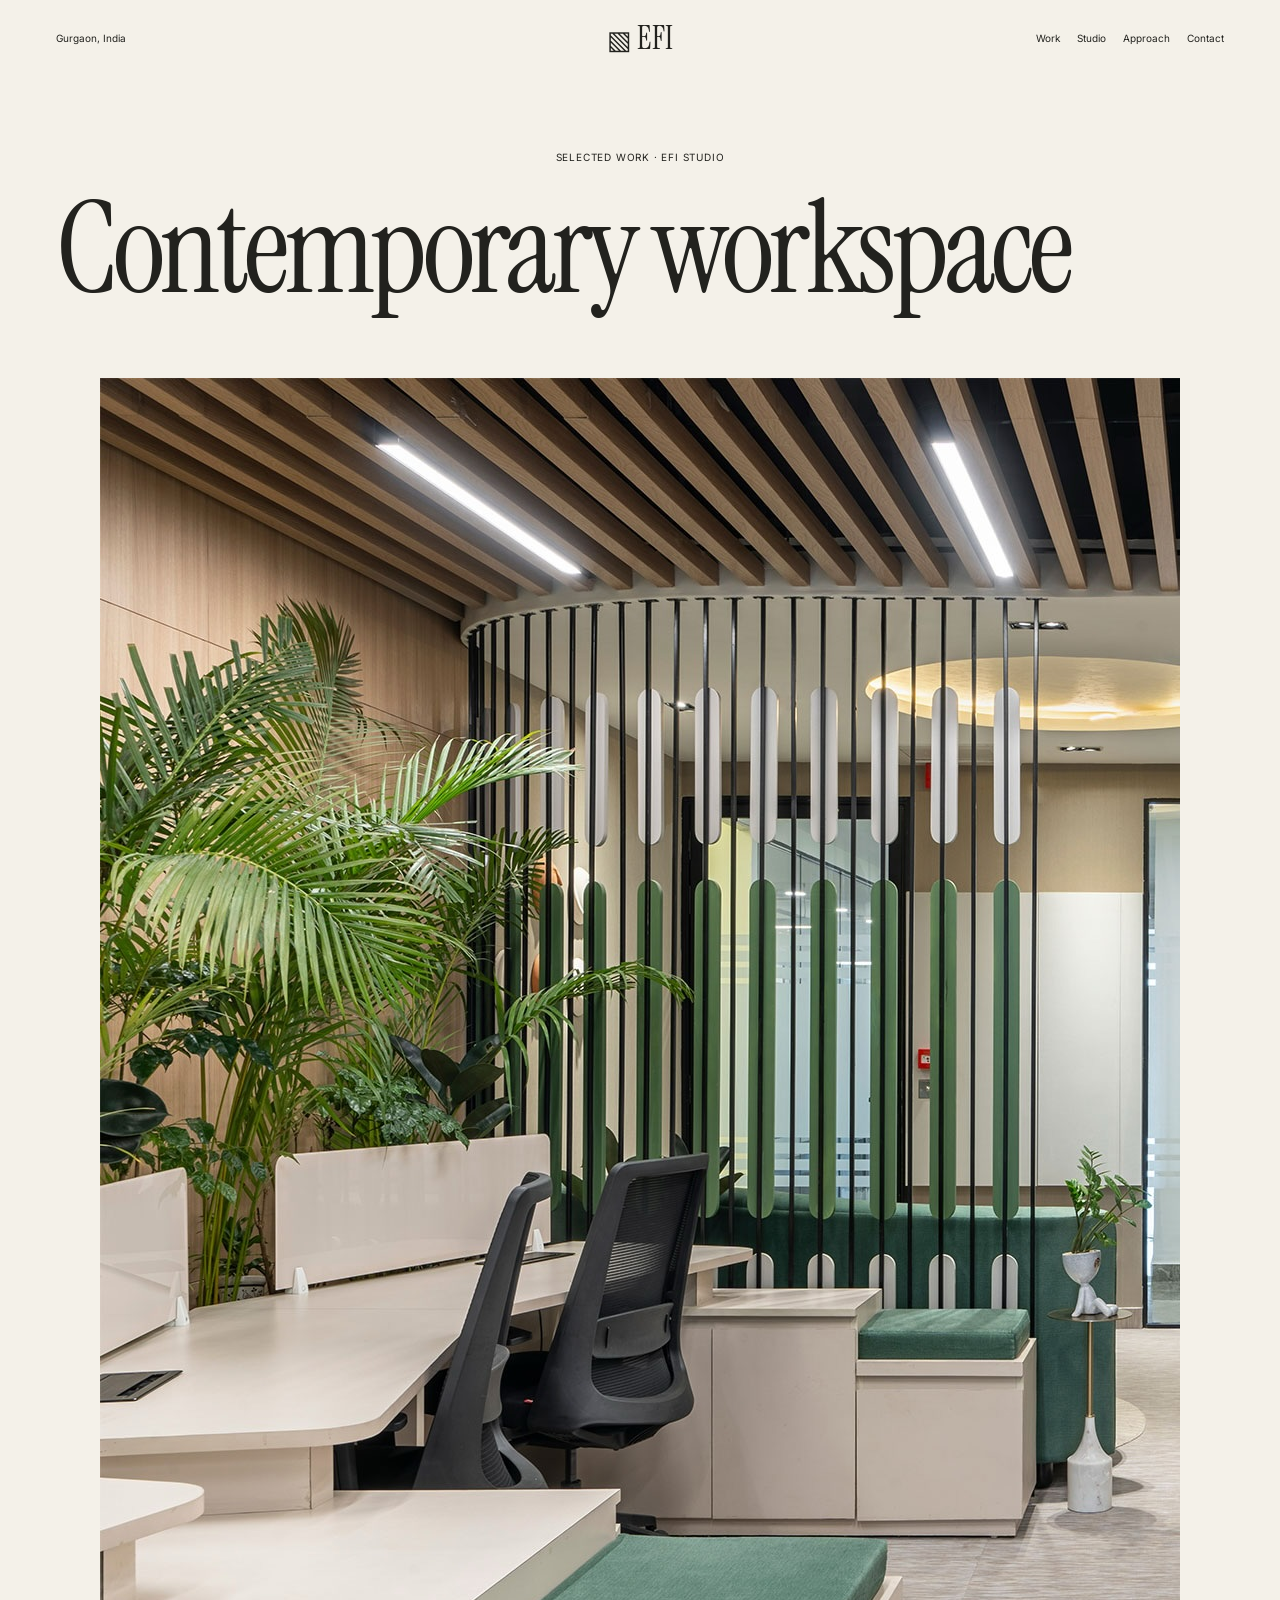
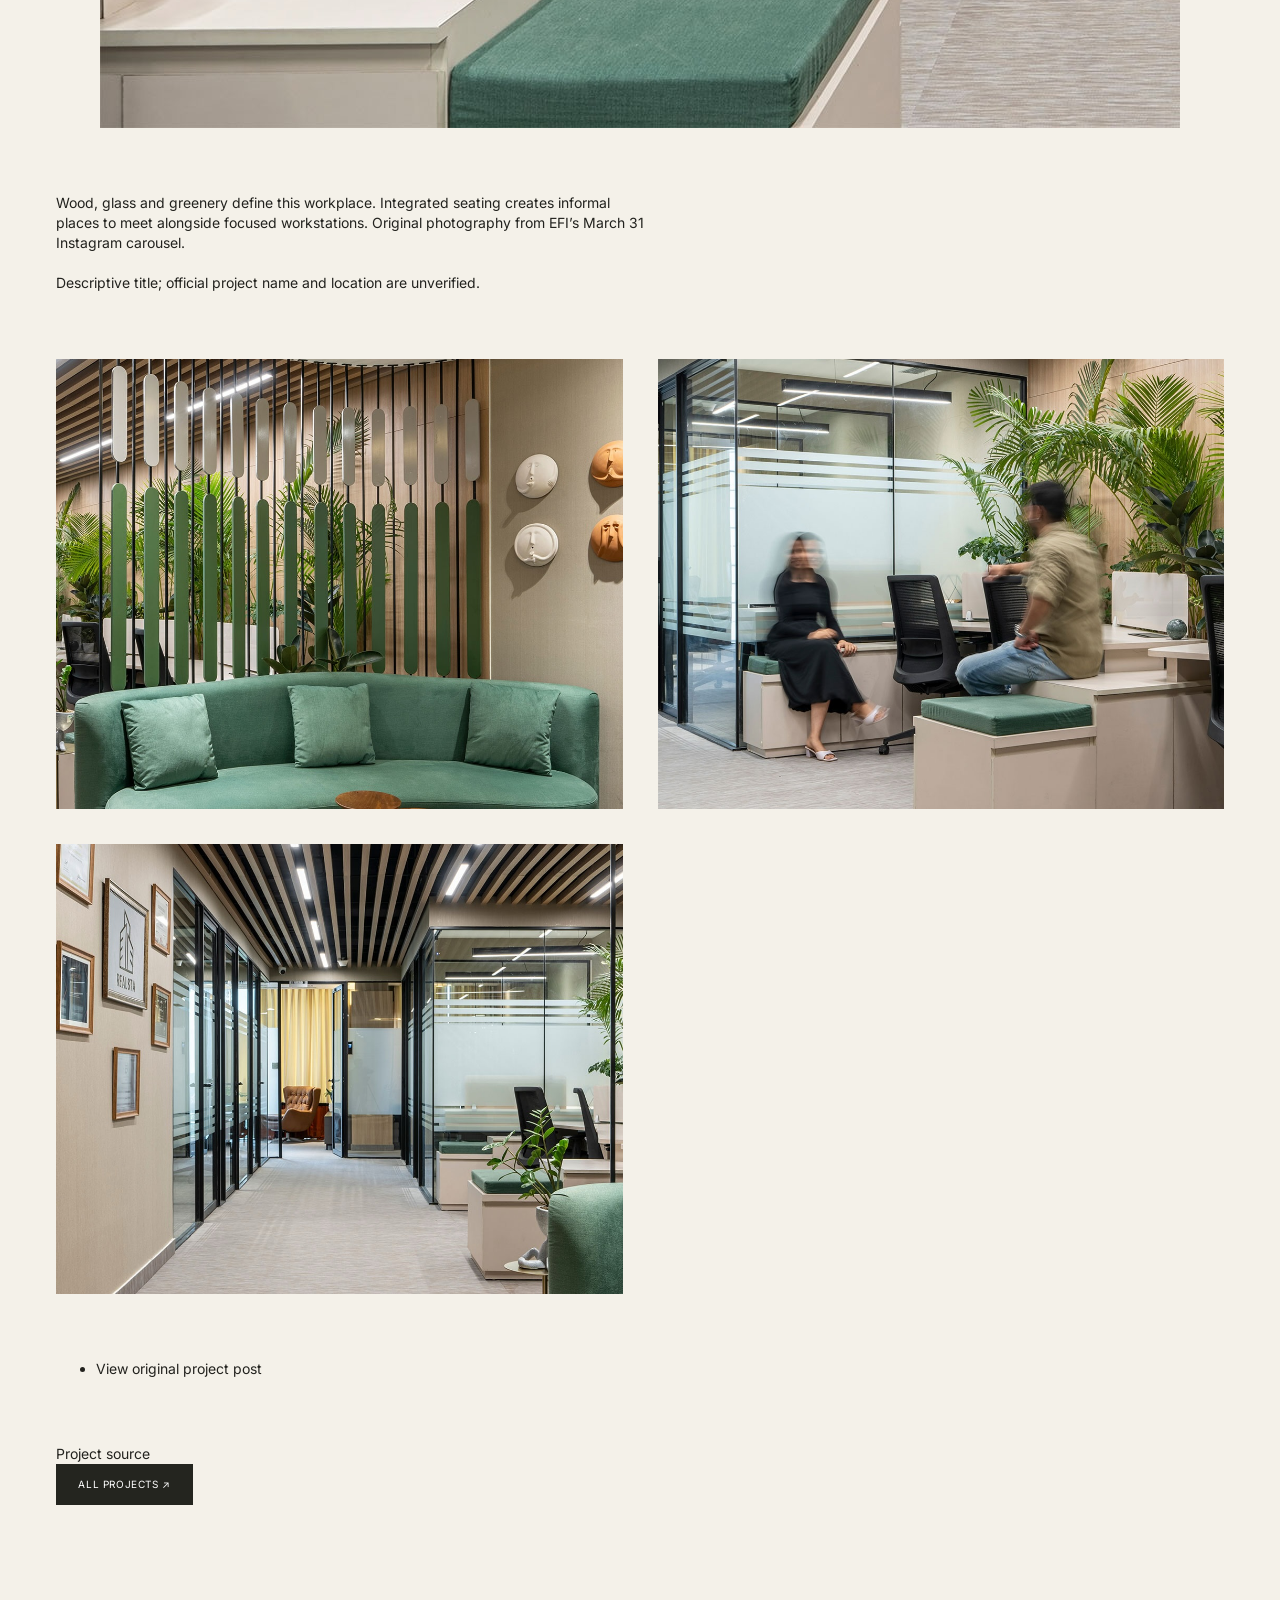
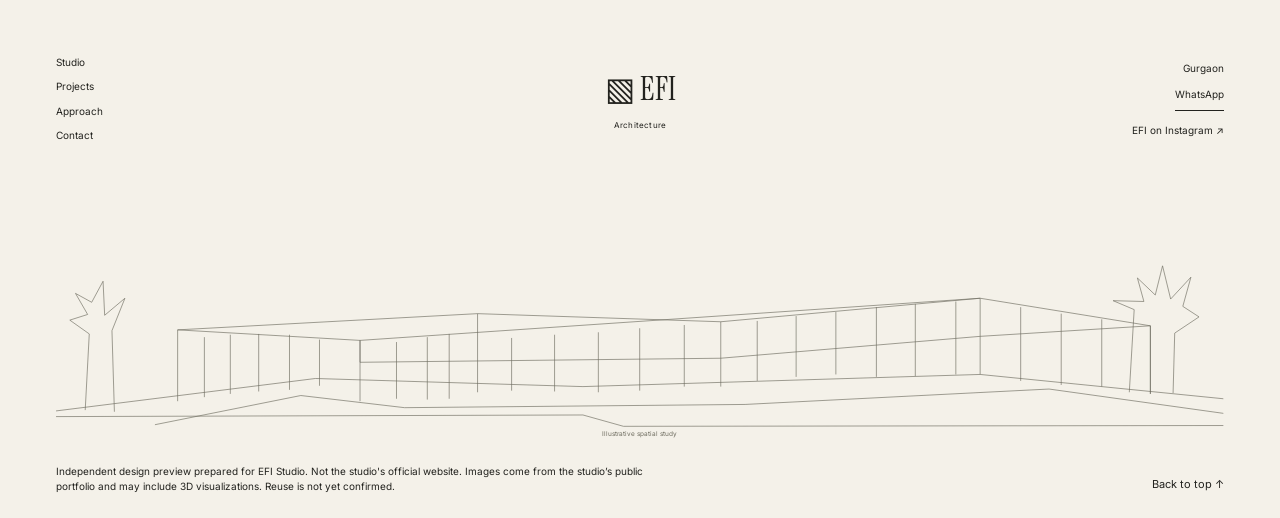
<file: project-contemporary-workspace.html>
<!doctype html>
<html lang="en"><head><meta charset="utf-8"><meta name="viewport" content="width=device-width, initial-scale=1"><title>Contemporary workspace | EFI Studio</title><meta name="description" content="EFI Studio is an architecture and interior design studio in Gurgaon."><link rel="stylesheet" href="base.css"><link rel="stylesheet" href="brand.css"><link rel="stylesheet" href="hero.css"><link rel="license" href="assets/fonts/instrument-serif/OFL.txt"><link rel="license" href="assets/fonts/inter/OFL.txt"><script src="runtime.js" defer></script><script src="hero.js" defer></script></head><body><a class="dk-skip-link" href="#main">Skip to content</a><header class="dk-header"><div class="header-location">Gurgaon, India</div><a class="dk-wordmark" href="index.html"><span class="wordmark-mark" aria-hidden="true">▧</span> EFI</a><button class="dk-menu" hidden aria-controls="dk-nav" aria-expanded="false"><span class="dk-menu-label">Menu</span></button><nav class="dk-nav" id="dk-nav" aria-label="Primary"><a href="work.html">Work</a><a href="studio.html">Studio</a><a href="process.html">Approach</a><a href="contact.html">Contact</a></nav></header>
<main id="main"><article class="inner-page"><span class="eyebrow">SELECTED WORK · EFI STUDIO</span><h1>Contemporary workspace</h1><figure class="dk-image"><img src="assets/img/project-contemporary-workspace-cover.jpg" alt="Contemporary workspace" loading="lazy" decoding="async"></figure><section class="dk-section dk-text"><p>Wood, glass and greenery define this workplace. Integrated seating creates informal places to meet alongside focused workstations. Original photography from EFI’s March 31 Instagram carousel.</p><p>Descriptive title; official project name and location are unverified.</p></section>
<section class="dk-section dk-gallery"><figure class="dk-image"><img src="assets/img/project-contemporary-workspace-2.jpg" alt="Contemporary workspace" loading="lazy" decoding="async"></figure><figure class="dk-image"><img src="assets/img/project-contemporary-workspace-3.jpg" alt="Contemporary workspace" loading="lazy" decoding="async"></figure><figure class="dk-image"><img src="assets/img/project-contemporary-workspace-4.jpg" alt="Contemporary workspace" loading="lazy" decoding="async"></figure></section>
<section class="dk-section dk-links"><ul><li><a href="https://www.instagram.com/studioefi/p/DWjC04TmJyI/">View original project post</a></li></ul></section><p class="dk-source"><a href="https://www.instagram.com/studioefi/p/DWjC04TmJyI/">Project source</a></p><a class="button" href="work.html">All projects ↗</a></article>
</main><footer class="dk-footer"><div class="footer-top"><div class="footer-links"><a href="studio.html">Studio</a><a href="work.html">Projects</a><a href="process.html">Approach</a><a href="contact.html">Contact</a></div><a class="footer-brand-small" href="index.html">▧ EFI<span>Architecture</span></a><div class="footer-contact-small"><p>Gurgaon</p><div class="dk-contact-links"><a href="https://wa.me/919818316211">WhatsApp</a></div><a href="https://www.instagram.com/studioefi/" target="_blank" rel="noopener">EFI on Instagram ↗</a></div></div><svg class="footer-sketch" viewBox="0 0 1440 310" role="img" aria-label="Illustrative architectural line study, not an EFI project drawing"><g fill="none" stroke="currentColor" stroke-width=".8"><path d="M0 275L320 235 650 245 1140 230 1440 260M150 263V175L520 155 820 165 1140 136 1350 170V254M150 175L375 188V263M375 188L1140 136M520 155V252M820 165V245M1140 136V230M1350 170L1140 183 820 210 375 215M1350 170V254M375 188V215"/><path d="M183 184V258M215 181V254M250 180V251M288 181V249M325 187V244M420 190V260M458 184V261M485 180V260M562 185V250M615 181V251M669 178V252M720 173V250M775 169V245M865 164V238M913 158V233M962 153V230M1012 147V233M1060 143V232M1110 140V230M1190 147V238M1240 155V243M1290 162V245"/><path d="M122 292L302 256 430 271 850 267 1225 248 1440 278M0 282L650 280 700 294 1440 293M1324 252L1330 150 1304 139 1342 140 1334 111 1356 132 1365 96 1375 137 1400 110 1390 146 1410 159 1380 179 1378 253M36 274L41 180 17 163 39 156 24 130 44 141 58 115 60 157 85 136 69 176 72 276"/></g><text x="720" y="306" text-anchor="middle" fill="currentColor" font-size="8">Illustrative spatial study</text></svg><p class="demo-notice">Independent design preview prepared for EFI Studio. Not the studio&#x27;s official website. Images come from the studio’s public portfolio and may include 3D visualizations. Reuse is not yet confirmed.</p><a href="#main" class="back-top">Back to top ↑</a></footer>
</body></html>
</file>
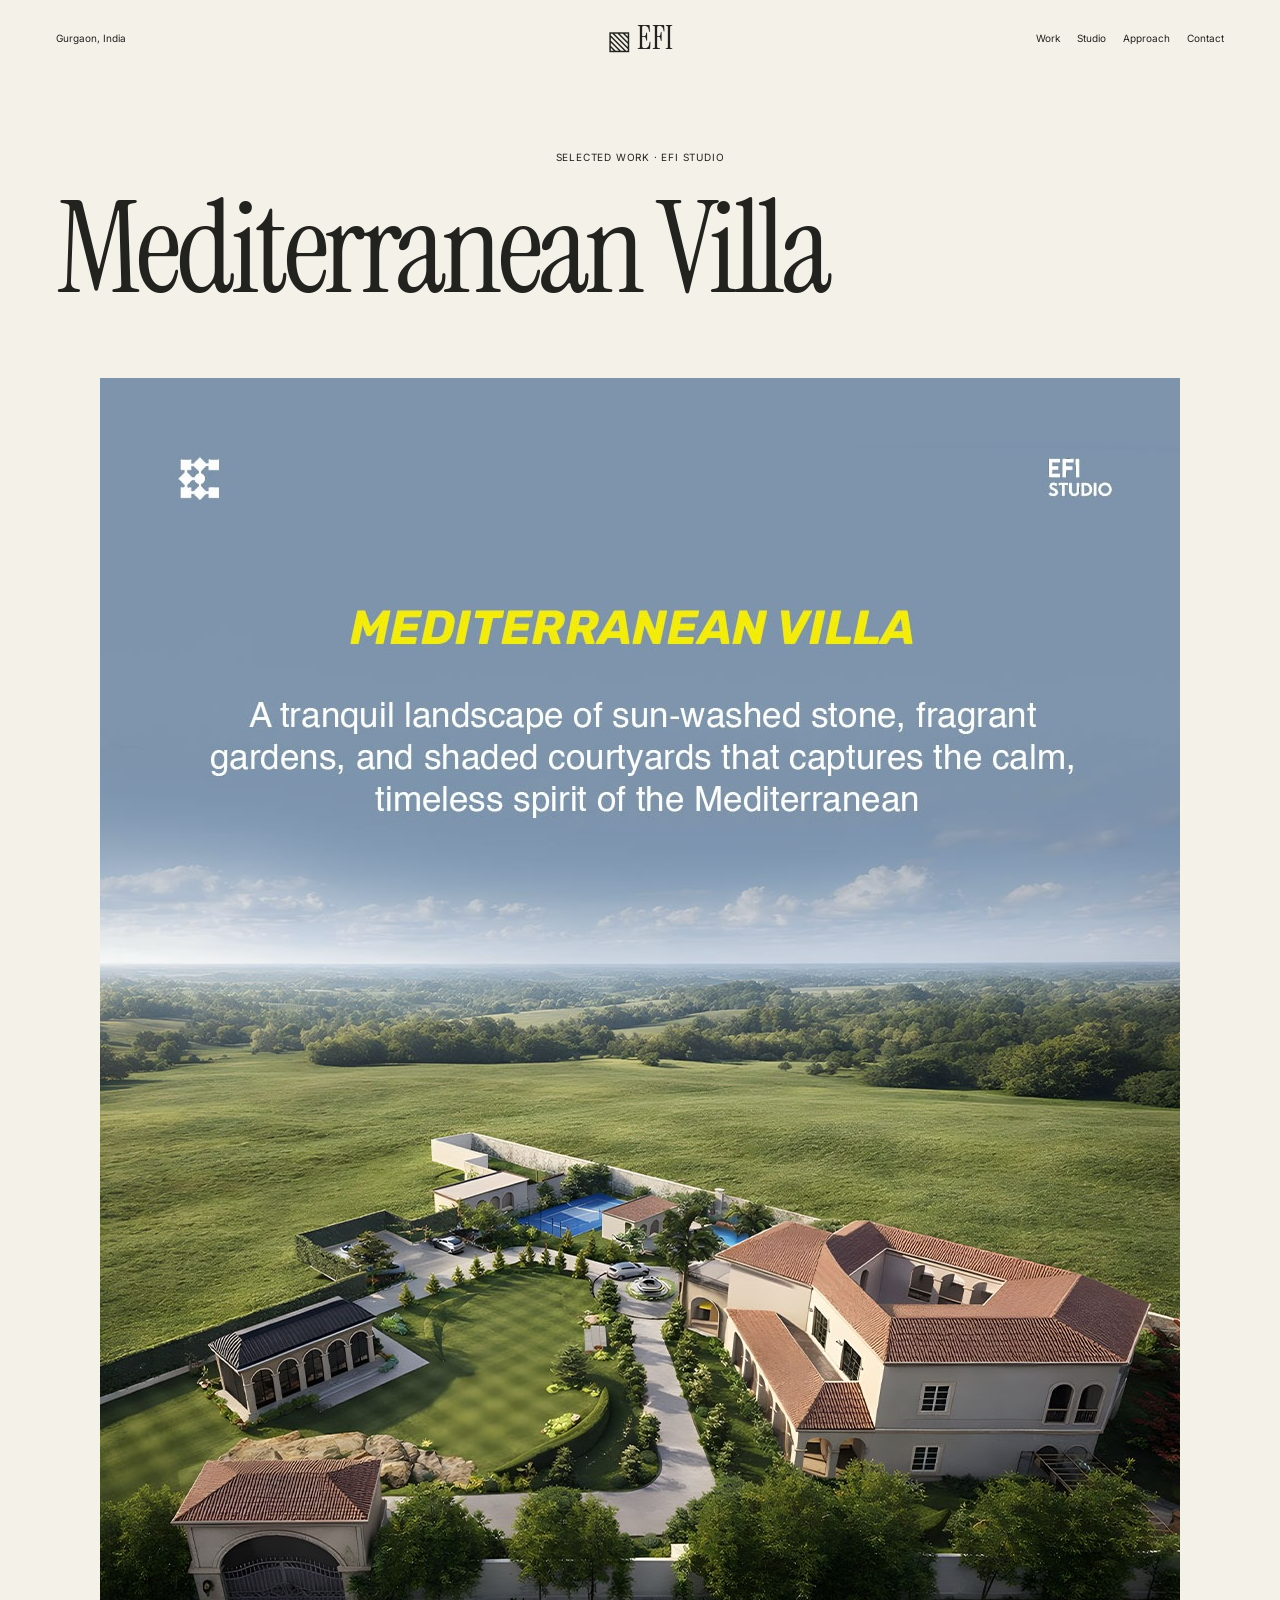
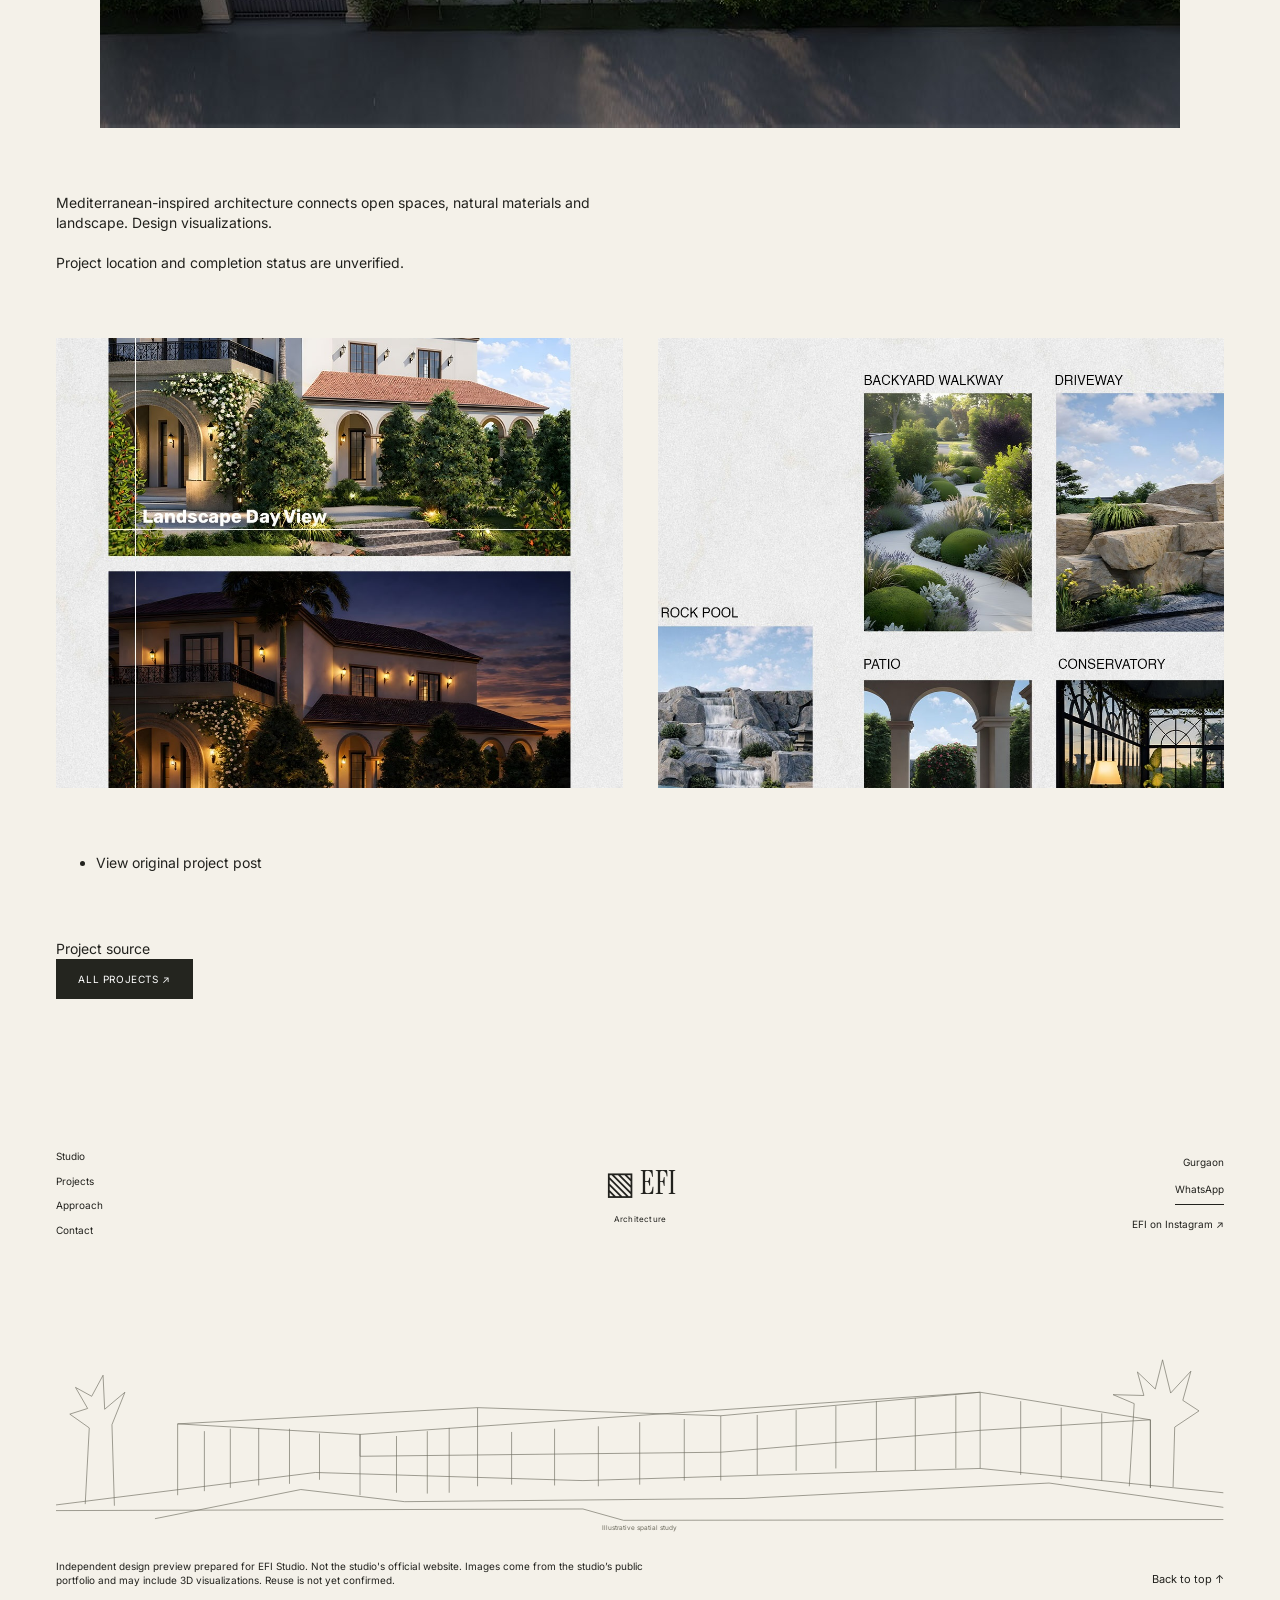
<file: project-mediterranean-villa.html>
<!doctype html>
<html lang="en"><head><meta charset="utf-8"><meta name="viewport" content="width=device-width, initial-scale=1"><title>Mediterranean Villa | EFI Studio</title><meta name="description" content="EFI Studio is an architecture and interior design studio in Gurgaon."><link rel="stylesheet" href="base.css"><link rel="stylesheet" href="brand.css"><link rel="stylesheet" href="hero.css"><link rel="license" href="assets/fonts/instrument-serif/OFL.txt"><link rel="license" href="assets/fonts/inter/OFL.txt"><script src="runtime.js" defer></script><script src="hero.js" defer></script></head><body><a class="dk-skip-link" href="#main">Skip to content</a><header class="dk-header"><div class="header-location">Gurgaon, India</div><a class="dk-wordmark" href="index.html"><span class="wordmark-mark" aria-hidden="true">▧</span> EFI</a><button class="dk-menu" hidden aria-controls="dk-nav" aria-expanded="false"><span class="dk-menu-label">Menu</span></button><nav class="dk-nav" id="dk-nav" aria-label="Primary"><a href="work.html">Work</a><a href="studio.html">Studio</a><a href="process.html">Approach</a><a href="contact.html">Contact</a></nav></header>
<main id="main"><article class="inner-page"><span class="eyebrow">SELECTED WORK · EFI STUDIO</span><h1>Mediterranean Villa</h1><figure class="dk-image"><img src="assets/img/project-mediterranean-villa-cover.jpg" alt="Mediterranean Villa" loading="lazy" decoding="async"></figure><section class="dk-section dk-text"><p>Mediterranean-inspired architecture connects open spaces, natural materials and landscape. Design visualizations.</p><p>Project location and completion status are unverified.</p></section>
<section class="dk-section dk-gallery"><figure class="dk-image"><img src="assets/img/project-mediterranean-villa-2.jpg" alt="Mediterranean Villa" loading="lazy" decoding="async"></figure><figure class="dk-image"><img src="assets/img/project-mediterranean-villa-3.jpg" alt="Mediterranean Villa" loading="lazy" decoding="async"></figure></section>
<section class="dk-section dk-links"><ul><li><a href="https://www.instagram.com/studioefi/p/Daht05doM55/">View original project post</a></li></ul></section><p class="dk-source"><a href="https://www.instagram.com/studioefi/p/Daht05doM55/">Project source</a></p><a class="button" href="work.html">All projects ↗</a></article>
</main><footer class="dk-footer"><div class="footer-top"><div class="footer-links"><a href="studio.html">Studio</a><a href="work.html">Projects</a><a href="process.html">Approach</a><a href="contact.html">Contact</a></div><a class="footer-brand-small" href="index.html">▧ EFI<span>Architecture</span></a><div class="footer-contact-small"><p>Gurgaon</p><div class="dk-contact-links"><a href="https://wa.me/919818316211">WhatsApp</a></div><a href="https://www.instagram.com/studioefi/" target="_blank" rel="noopener">EFI on Instagram ↗</a></div></div><svg class="footer-sketch" viewBox="0 0 1440 310" role="img" aria-label="Illustrative architectural line study, not an EFI project drawing"><g fill="none" stroke="currentColor" stroke-width=".8"><path d="M0 275L320 235 650 245 1140 230 1440 260M150 263V175L520 155 820 165 1140 136 1350 170V254M150 175L375 188V263M375 188L1140 136M520 155V252M820 165V245M1140 136V230M1350 170L1140 183 820 210 375 215M1350 170V254M375 188V215"/><path d="M183 184V258M215 181V254M250 180V251M288 181V249M325 187V244M420 190V260M458 184V261M485 180V260M562 185V250M615 181V251M669 178V252M720 173V250M775 169V245M865 164V238M913 158V233M962 153V230M1012 147V233M1060 143V232M1110 140V230M1190 147V238M1240 155V243M1290 162V245"/><path d="M122 292L302 256 430 271 850 267 1225 248 1440 278M0 282L650 280 700 294 1440 293M1324 252L1330 150 1304 139 1342 140 1334 111 1356 132 1365 96 1375 137 1400 110 1390 146 1410 159 1380 179 1378 253M36 274L41 180 17 163 39 156 24 130 44 141 58 115 60 157 85 136 69 176 72 276"/></g><text x="720" y="306" text-anchor="middle" fill="currentColor" font-size="8">Illustrative spatial study</text></svg><p class="demo-notice">Independent design preview prepared for EFI Studio. Not the studio&#x27;s official website. Images come from the studio’s public portfolio and may include 3D visualizations. Reuse is not yet confirmed.</p><a href="#main" class="back-top">Back to top ↑</a></footer>
</body></html>
</file>
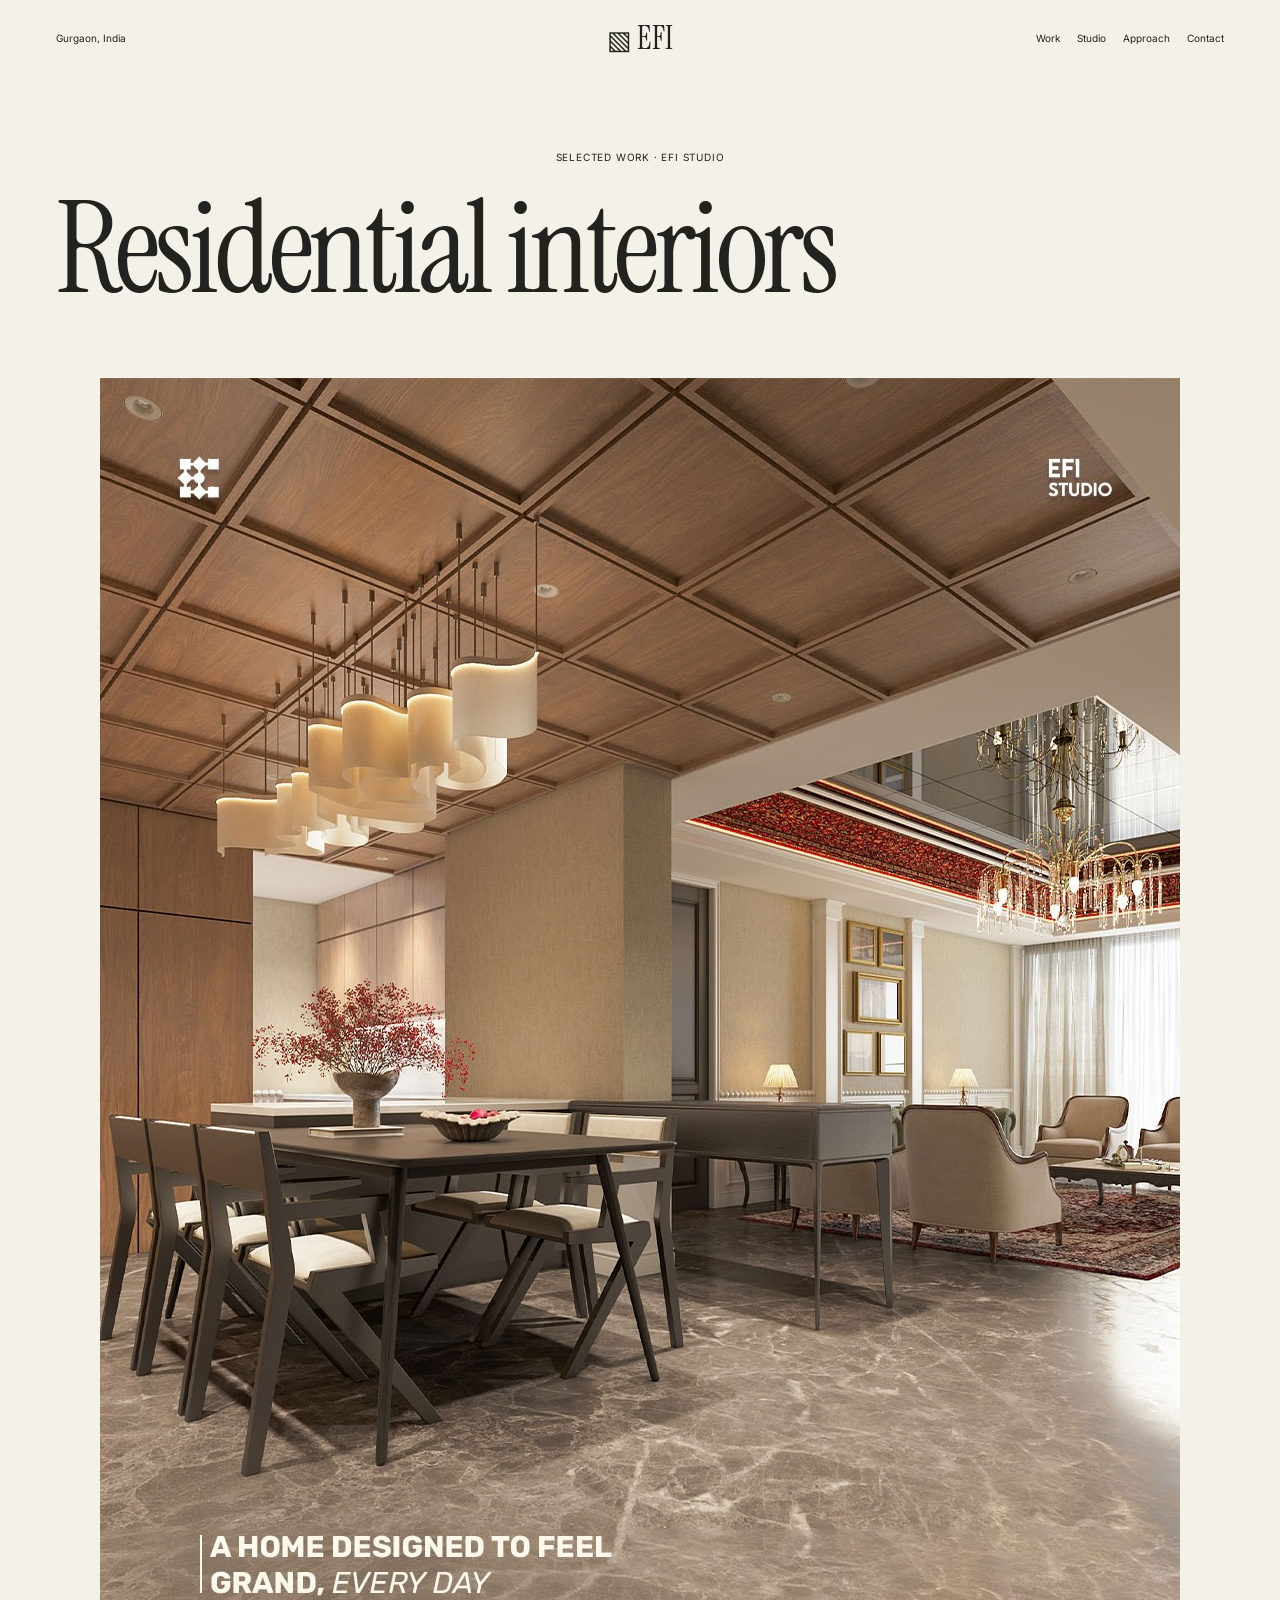
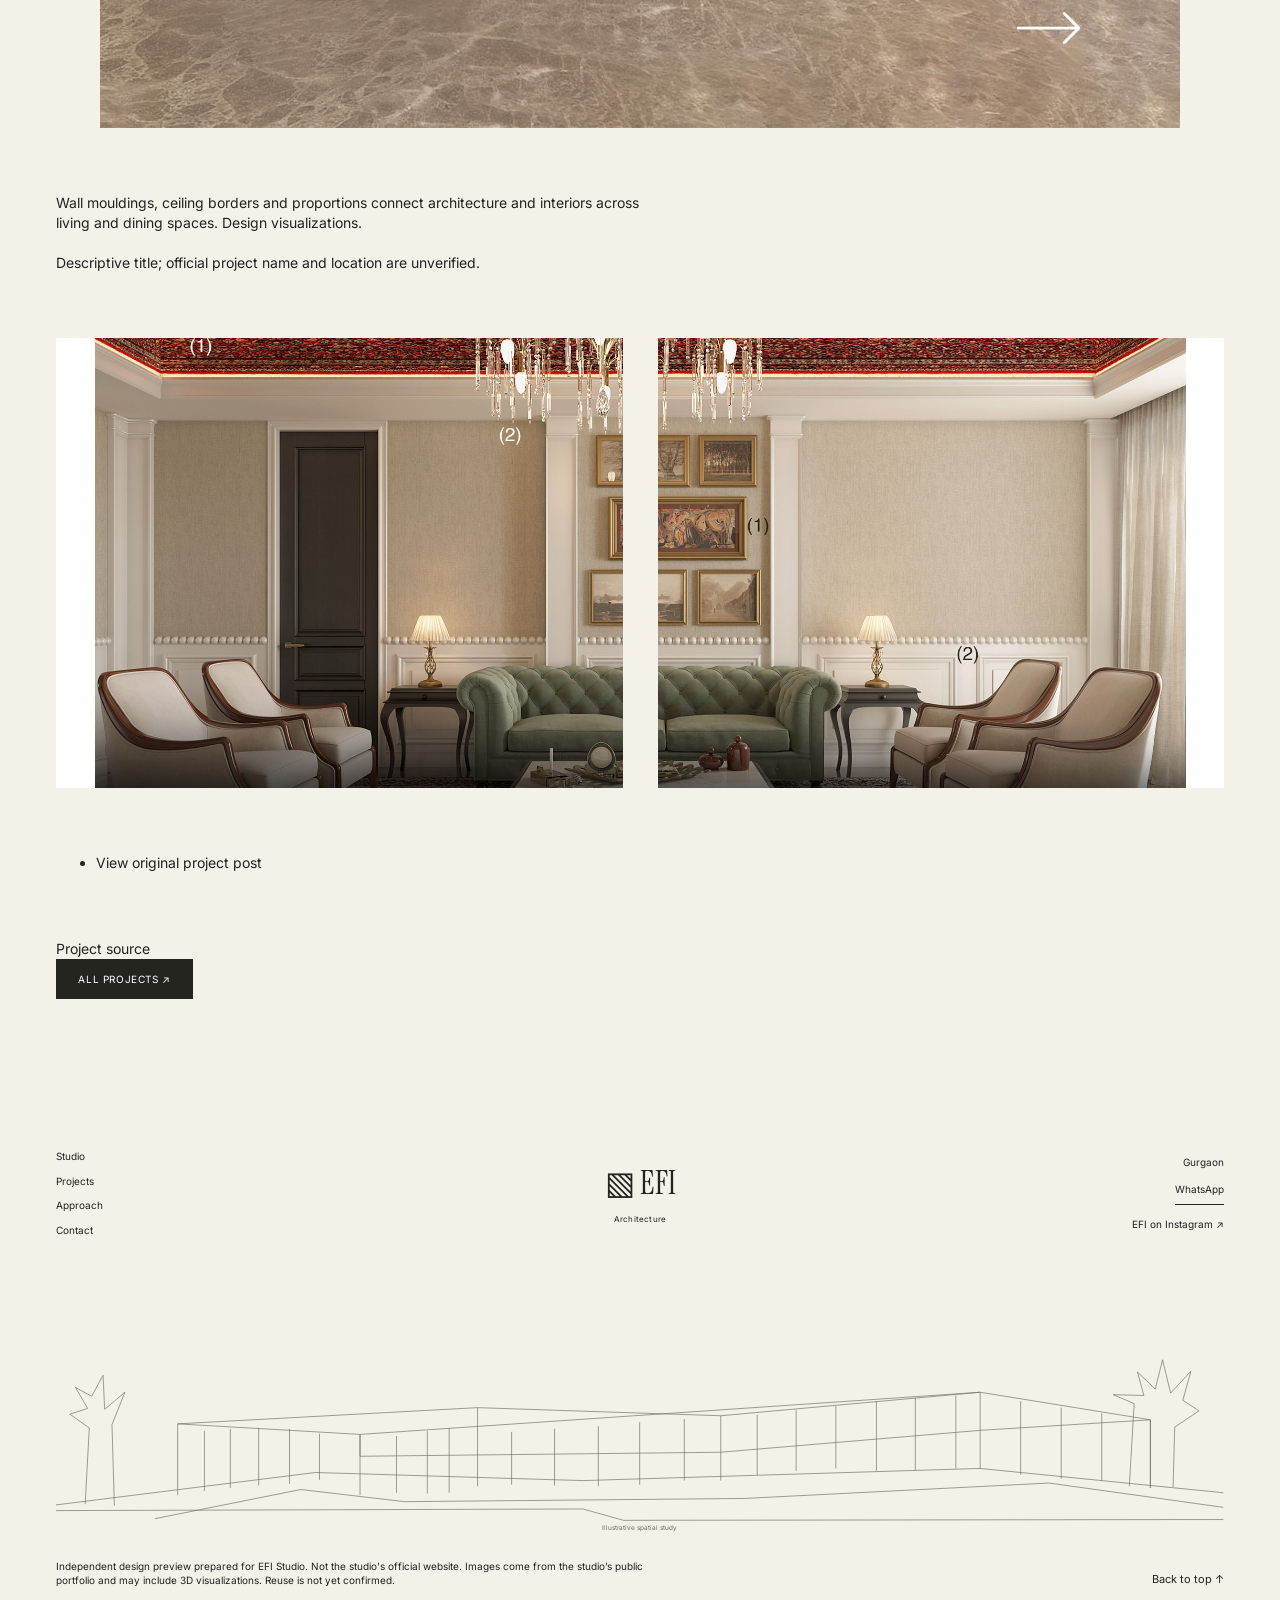
<file: project-residential-interiors.html>
<!doctype html>
<html lang="en"><head><meta charset="utf-8"><meta name="viewport" content="width=device-width, initial-scale=1"><title>Residential interiors | EFI Studio</title><meta name="description" content="EFI Studio is an architecture and interior design studio in Gurgaon."><link rel="stylesheet" href="base.css"><link rel="stylesheet" href="brand.css"><link rel="stylesheet" href="hero.css"><link rel="license" href="assets/fonts/instrument-serif/OFL.txt"><link rel="license" href="assets/fonts/inter/OFL.txt"><script src="runtime.js" defer></script><script src="hero.js" defer></script></head><body><a class="dk-skip-link" href="#main">Skip to content</a><header class="dk-header"><div class="header-location">Gurgaon, India</div><a class="dk-wordmark" href="index.html"><span class="wordmark-mark" aria-hidden="true">▧</span> EFI</a><button class="dk-menu" hidden aria-controls="dk-nav" aria-expanded="false"><span class="dk-menu-label">Menu</span></button><nav class="dk-nav" id="dk-nav" aria-label="Primary"><a href="work.html">Work</a><a href="studio.html">Studio</a><a href="process.html">Approach</a><a href="contact.html">Contact</a></nav></header>
<main id="main"><article class="inner-page"><span class="eyebrow">SELECTED WORK · EFI STUDIO</span><h1>Residential interiors</h1><figure class="dk-image"><img src="assets/img/project-residential-interiors-cover.jpg" alt="Residential interiors" loading="lazy" decoding="async"></figure><section class="dk-section dk-text"><p>Wall mouldings, ceiling borders and proportions connect architecture and interiors across living and dining spaces. Design visualizations.</p><p>Descriptive title; official project name and location are unverified.</p></section>
<section class="dk-section dk-gallery"><figure class="dk-image"><img src="assets/img/project-residential-interiors-2.jpg" alt="Residential interiors" loading="lazy" decoding="async"></figure><figure class="dk-image"><img src="assets/img/project-residential-interiors-3.jpg" alt="Residential interiors" loading="lazy" decoding="async"></figure></section>
<section class="dk-section dk-links"><ul><li><a href="https://www.instagram.com/studioefi/p/DZwoUqpmI8e/">View original project post</a></li></ul></section><p class="dk-source"><a href="https://www.instagram.com/studioefi/p/DZwoUqpmI8e/">Project source</a></p><a class="button" href="work.html">All projects ↗</a></article>
</main><footer class="dk-footer"><div class="footer-top"><div class="footer-links"><a href="studio.html">Studio</a><a href="work.html">Projects</a><a href="process.html">Approach</a><a href="contact.html">Contact</a></div><a class="footer-brand-small" href="index.html">▧ EFI<span>Architecture</span></a><div class="footer-contact-small"><p>Gurgaon</p><div class="dk-contact-links"><a href="https://wa.me/919818316211">WhatsApp</a></div><a href="https://www.instagram.com/studioefi/" target="_blank" rel="noopener">EFI on Instagram ↗</a></div></div><svg class="footer-sketch" viewBox="0 0 1440 310" role="img" aria-label="Illustrative architectural line study, not an EFI project drawing"><g fill="none" stroke="currentColor" stroke-width=".8"><path d="M0 275L320 235 650 245 1140 230 1440 260M150 263V175L520 155 820 165 1140 136 1350 170V254M150 175L375 188V263M375 188L1140 136M520 155V252M820 165V245M1140 136V230M1350 170L1140 183 820 210 375 215M1350 170V254M375 188V215"/><path d="M183 184V258M215 181V254M250 180V251M288 181V249M325 187V244M420 190V260M458 184V261M485 180V260M562 185V250M615 181V251M669 178V252M720 173V250M775 169V245M865 164V238M913 158V233M962 153V230M1012 147V233M1060 143V232M1110 140V230M1190 147V238M1240 155V243M1290 162V245"/><path d="M122 292L302 256 430 271 850 267 1225 248 1440 278M0 282L650 280 700 294 1440 293M1324 252L1330 150 1304 139 1342 140 1334 111 1356 132 1365 96 1375 137 1400 110 1390 146 1410 159 1380 179 1378 253M36 274L41 180 17 163 39 156 24 130 44 141 58 115 60 157 85 136 69 176 72 276"/></g><text x="720" y="306" text-anchor="middle" fill="currentColor" font-size="8">Illustrative spatial study</text></svg><p class="demo-notice">Independent design preview prepared for EFI Studio. Not the studio&#x27;s official website. Images come from the studio’s public portfolio and may include 3D visualizations. Reuse is not yet confirmed.</p><a href="#main" class="back-top">Back to top ↑</a></footer>
</body></html>
</file>
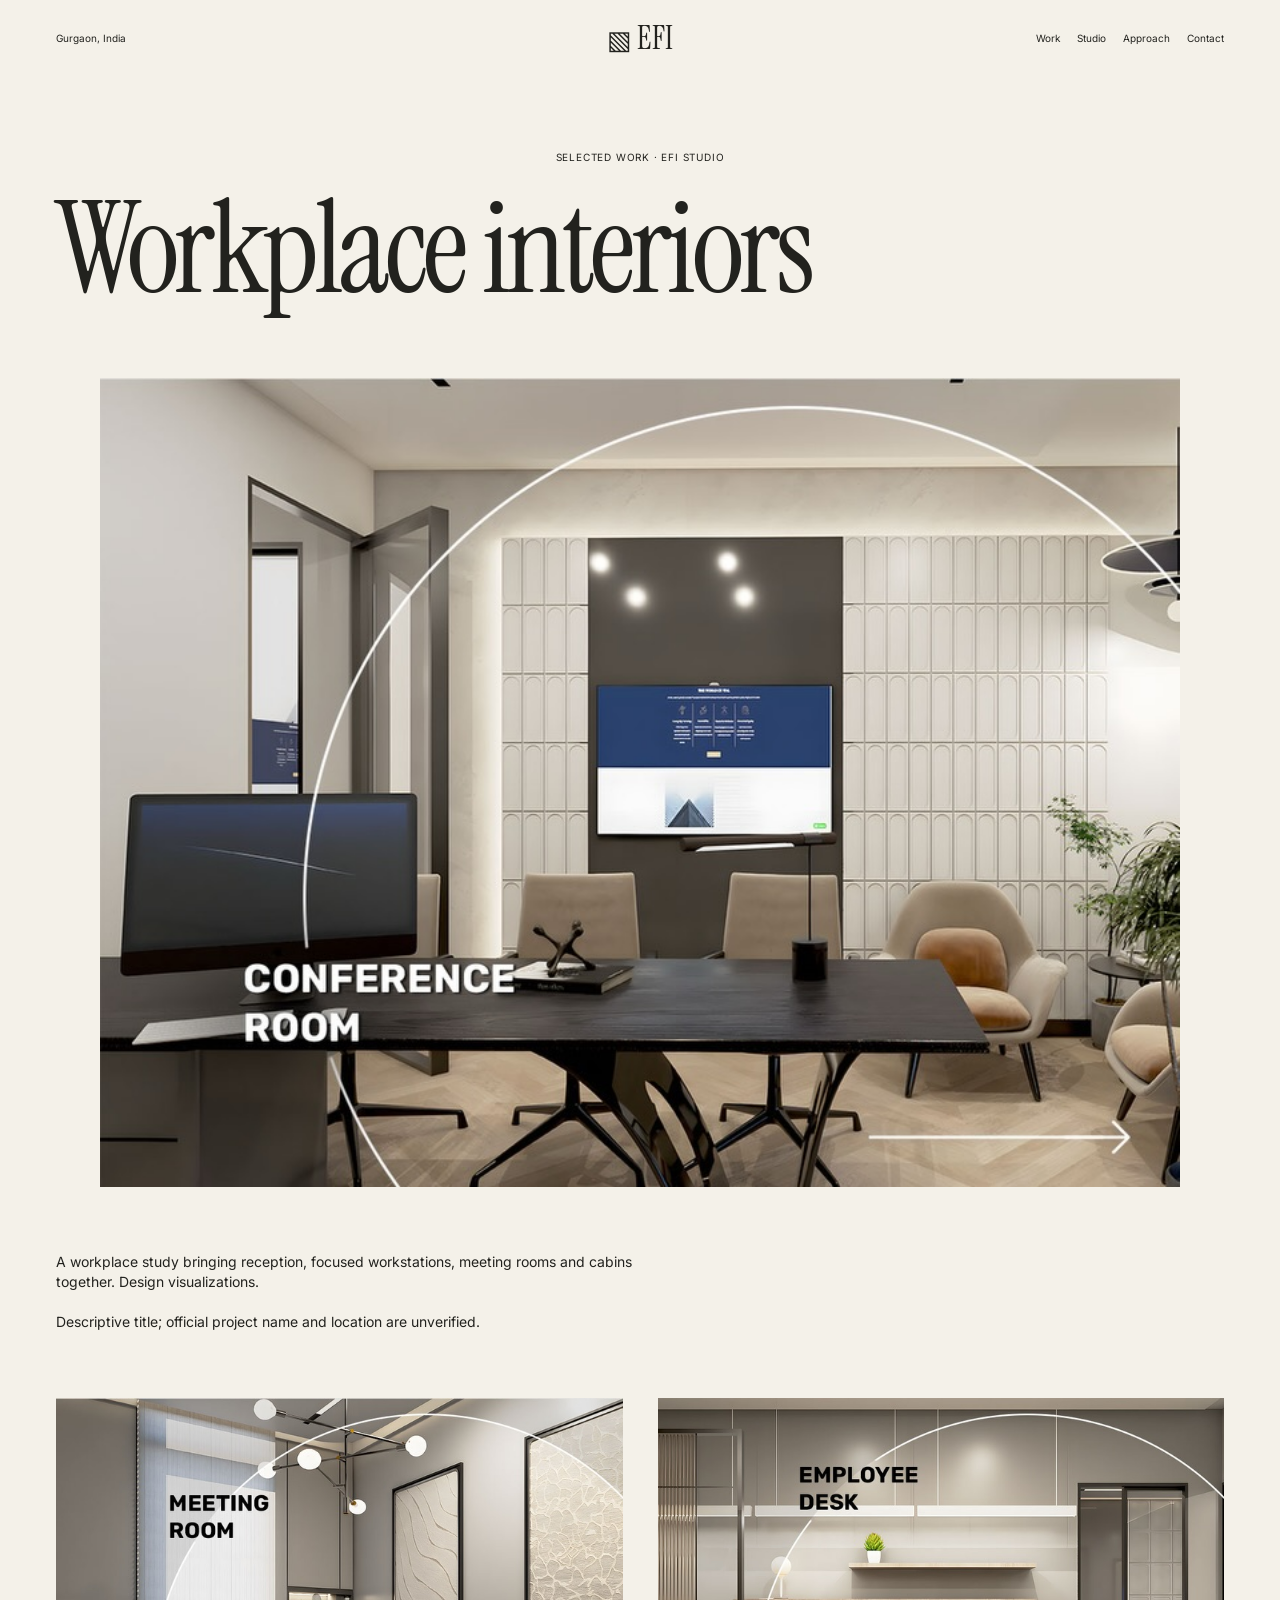
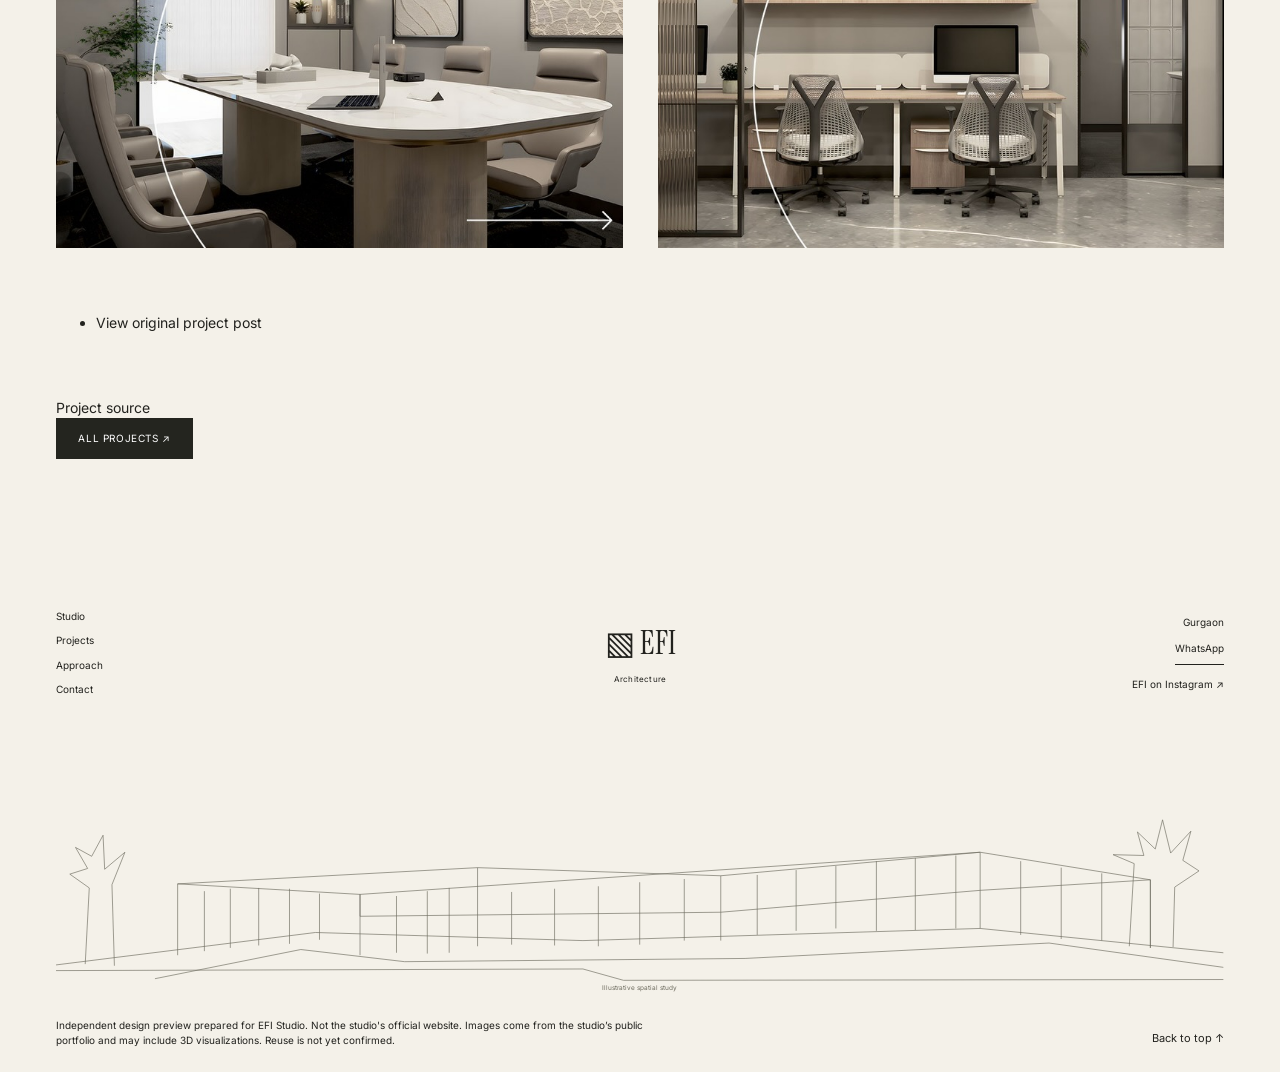
<file: project-workplace-interiors.html>
<!doctype html>
<html lang="en"><head><meta charset="utf-8"><meta name="viewport" content="width=device-width, initial-scale=1"><title>Workplace interiors | EFI Studio</title><meta name="description" content="EFI Studio is an architecture and interior design studio in Gurgaon."><link rel="stylesheet" href="base.css"><link rel="stylesheet" href="brand.css"><link rel="stylesheet" href="hero.css"><link rel="license" href="assets/fonts/instrument-serif/OFL.txt"><link rel="license" href="assets/fonts/inter/OFL.txt"><script src="runtime.js" defer></script><script src="hero.js" defer></script></head><body><a class="dk-skip-link" href="#main">Skip to content</a><header class="dk-header"><div class="header-location">Gurgaon, India</div><a class="dk-wordmark" href="index.html"><span class="wordmark-mark" aria-hidden="true">▧</span> EFI</a><button class="dk-menu" hidden aria-controls="dk-nav" aria-expanded="false"><span class="dk-menu-label">Menu</span></button><nav class="dk-nav" id="dk-nav" aria-label="Primary"><a href="work.html">Work</a><a href="studio.html">Studio</a><a href="process.html">Approach</a><a href="contact.html">Contact</a></nav></header>
<main id="main"><article class="inner-page"><span class="eyebrow">SELECTED WORK · EFI STUDIO</span><h1>Workplace interiors</h1><figure class="dk-image"><img src="assets/img/project-workplace-interiors-cover.jpg" alt="Workplace interiors" loading="lazy" decoding="async"></figure><section class="dk-section dk-text"><p>A workplace study bringing reception, focused workstations, meeting rooms and cabins together. Design visualizations.</p><p>Descriptive title; official project name and location are unverified.</p></section>
<section class="dk-section dk-gallery"><figure class="dk-image"><img src="assets/img/project-workplace-interiors-2.jpg" alt="Workplace interiors" loading="lazy" decoding="async"></figure><figure class="dk-image"><img src="assets/img/project-workplace-interiors-3.jpg" alt="Workplace interiors" loading="lazy" decoding="async"></figure></section>
<section class="dk-section dk-links"><ul><li><a href="https://www.instagram.com/studioefi/p/Daux8skILnX/">View original project post</a></li></ul></section><p class="dk-source"><a href="https://www.instagram.com/studioefi/p/Daux8skILnX/">Project source</a></p><a class="button" href="work.html">All projects ↗</a></article>
</main><footer class="dk-footer"><div class="footer-top"><div class="footer-links"><a href="studio.html">Studio</a><a href="work.html">Projects</a><a href="process.html">Approach</a><a href="contact.html">Contact</a></div><a class="footer-brand-small" href="index.html">▧ EFI<span>Architecture</span></a><div class="footer-contact-small"><p>Gurgaon</p><div class="dk-contact-links"><a href="https://wa.me/919818316211">WhatsApp</a></div><a href="https://www.instagram.com/studioefi/" target="_blank" rel="noopener">EFI on Instagram ↗</a></div></div><svg class="footer-sketch" viewBox="0 0 1440 310" role="img" aria-label="Illustrative architectural line study, not an EFI project drawing"><g fill="none" stroke="currentColor" stroke-width=".8"><path d="M0 275L320 235 650 245 1140 230 1440 260M150 263V175L520 155 820 165 1140 136 1350 170V254M150 175L375 188V263M375 188L1140 136M520 155V252M820 165V245M1140 136V230M1350 170L1140 183 820 210 375 215M1350 170V254M375 188V215"/><path d="M183 184V258M215 181V254M250 180V251M288 181V249M325 187V244M420 190V260M458 184V261M485 180V260M562 185V250M615 181V251M669 178V252M720 173V250M775 169V245M865 164V238M913 158V233M962 153V230M1012 147V233M1060 143V232M1110 140V230M1190 147V238M1240 155V243M1290 162V245"/><path d="M122 292L302 256 430 271 850 267 1225 248 1440 278M0 282L650 280 700 294 1440 293M1324 252L1330 150 1304 139 1342 140 1334 111 1356 132 1365 96 1375 137 1400 110 1390 146 1410 159 1380 179 1378 253M36 274L41 180 17 163 39 156 24 130 44 141 58 115 60 157 85 136 69 176 72 276"/></g><text x="720" y="306" text-anchor="middle" fill="currentColor" font-size="8">Illustrative spatial study</text></svg><p class="demo-notice">Independent design preview prepared for EFI Studio. Not the studio&#x27;s official website. Images come from the studio’s public portfolio and may include 3D visualizations. Reuse is not yet confirmed.</p><a href="#main" class="back-top">Back to top ↑</a></footer>
</body></html>
</file>
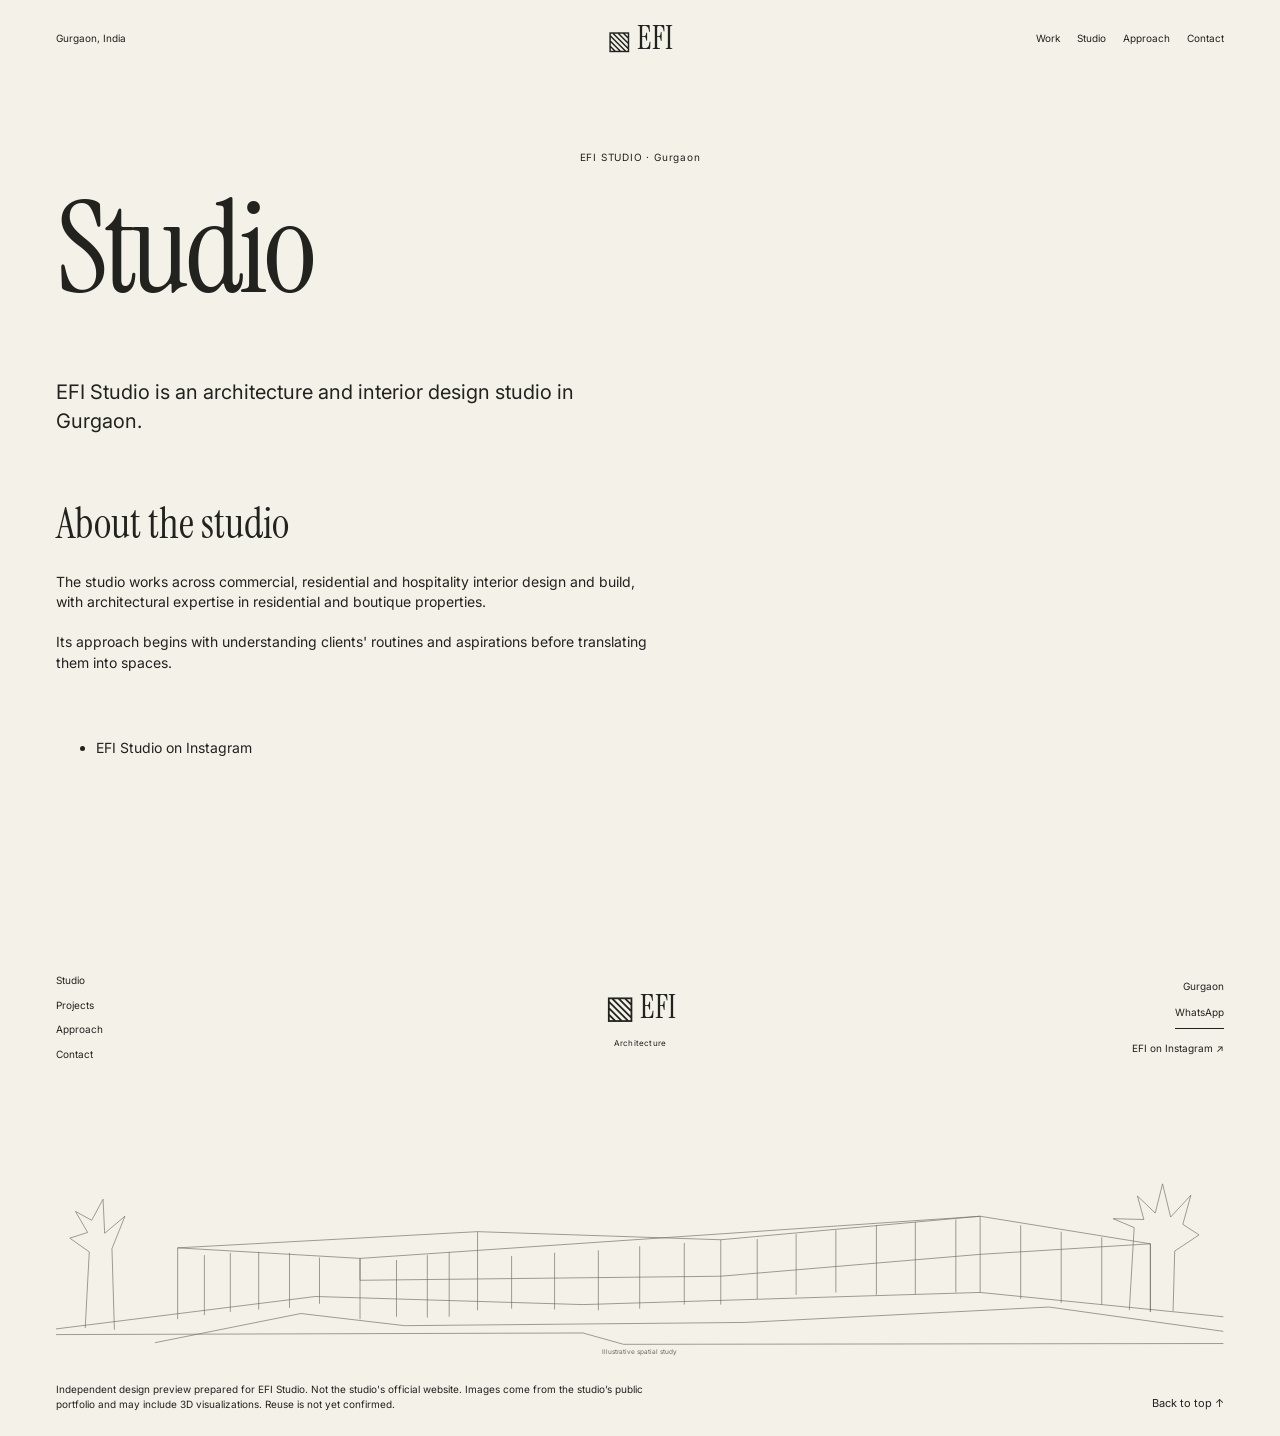
<file: studio.html>
<!doctype html>
<html lang="en"><head><meta charset="utf-8"><meta name="viewport" content="width=device-width, initial-scale=1"><title>Studio | EFI Studio</title><meta name="description" content="EFI Studio is an architecture and interior design studio in Gurgaon."><link rel="stylesheet" href="base.css"><link rel="stylesheet" href="brand.css"><link rel="stylesheet" href="hero.css"><link rel="license" href="assets/fonts/instrument-serif/OFL.txt"><link rel="license" href="assets/fonts/inter/OFL.txt"><script src="runtime.js" defer></script><script src="hero.js" defer></script></head><body><a class="dk-skip-link" href="#main">Skip to content</a><header class="dk-header"><div class="header-location">Gurgaon, India</div><a class="dk-wordmark" href="index.html"><span class="wordmark-mark" aria-hidden="true">▧</span> EFI</a><button class="dk-menu" hidden aria-controls="dk-nav" aria-expanded="false"><span class="dk-menu-label">Menu</span></button><nav class="dk-nav" id="dk-nav" aria-label="Primary"><a href="work.html">Work</a><a href="studio.html">Studio</a><a href="process.html">Approach</a><a href="contact.html">Contact</a></nav></header>
<main id="main"><section class="inner-page"><span class="eyebrow">EFI STUDIO · Gurgaon</span><h1>Studio</h1><p class="dk-lead">EFI Studio is an architecture and interior design studio in Gurgaon.</p><section class="dk-section dk-text"><h2>About the studio</h2><p>The studio works across commercial, residential and hospitality interior design and build, with architectural expertise in residential and boutique properties.</p><p>Its approach begins with understanding clients&#x27; routines and aspirations before translating them into spaces.</p></section>
<section class="dk-section dk-links"><ul><li><a href="https://www.instagram.com/studioefi/">EFI Studio on Instagram</a></li></ul></section></section>
</main><footer class="dk-footer"><div class="footer-top"><div class="footer-links"><a href="studio.html">Studio</a><a href="work.html">Projects</a><a href="process.html">Approach</a><a href="contact.html">Contact</a></div><a class="footer-brand-small" href="index.html">▧ EFI<span>Architecture</span></a><div class="footer-contact-small"><p>Gurgaon</p><div class="dk-contact-links"><a href="https://wa.me/919818316211">WhatsApp</a></div><a href="https://www.instagram.com/studioefi/" target="_blank" rel="noopener">EFI on Instagram ↗</a></div></div><svg class="footer-sketch" viewBox="0 0 1440 310" role="img" aria-label="Illustrative architectural line study, not an EFI project drawing"><g fill="none" stroke="currentColor" stroke-width=".8"><path d="M0 275L320 235 650 245 1140 230 1440 260M150 263V175L520 155 820 165 1140 136 1350 170V254M150 175L375 188V263M375 188L1140 136M520 155V252M820 165V245M1140 136V230M1350 170L1140 183 820 210 375 215M1350 170V254M375 188V215"/><path d="M183 184V258M215 181V254M250 180V251M288 181V249M325 187V244M420 190V260M458 184V261M485 180V260M562 185V250M615 181V251M669 178V252M720 173V250M775 169V245M865 164V238M913 158V233M962 153V230M1012 147V233M1060 143V232M1110 140V230M1190 147V238M1240 155V243M1290 162V245"/><path d="M122 292L302 256 430 271 850 267 1225 248 1440 278M0 282L650 280 700 294 1440 293M1324 252L1330 150 1304 139 1342 140 1334 111 1356 132 1365 96 1375 137 1400 110 1390 146 1410 159 1380 179 1378 253M36 274L41 180 17 163 39 156 24 130 44 141 58 115 60 157 85 136 69 176 72 276"/></g><text x="720" y="306" text-anchor="middle" fill="currentColor" font-size="8">Illustrative spatial study</text></svg><p class="demo-notice">Independent design preview prepared for EFI Studio. Not the studio&#x27;s official website. Images come from the studio’s public portfolio and may include 3D visualizations. Reuse is not yet confirmed.</p><a href="#main" class="back-top">Back to top ↑</a></footer>
</body></html>
</file>
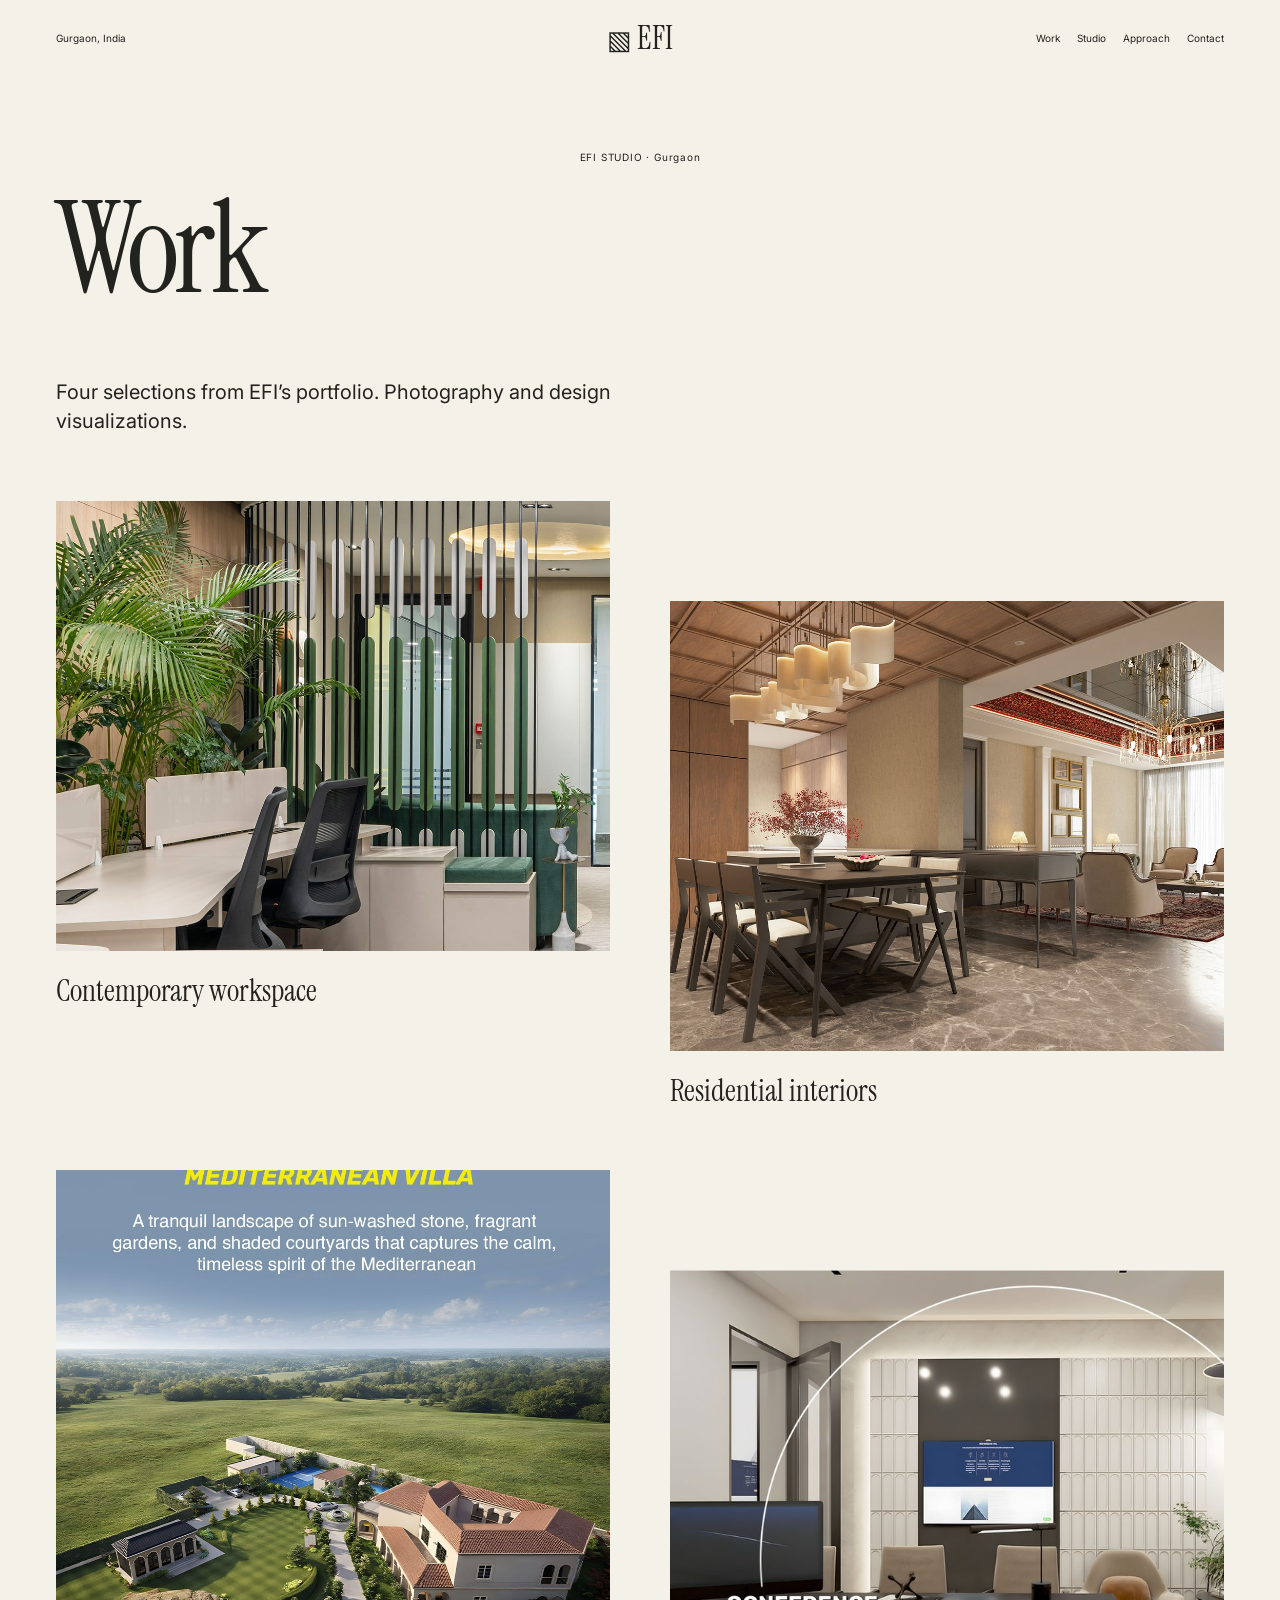
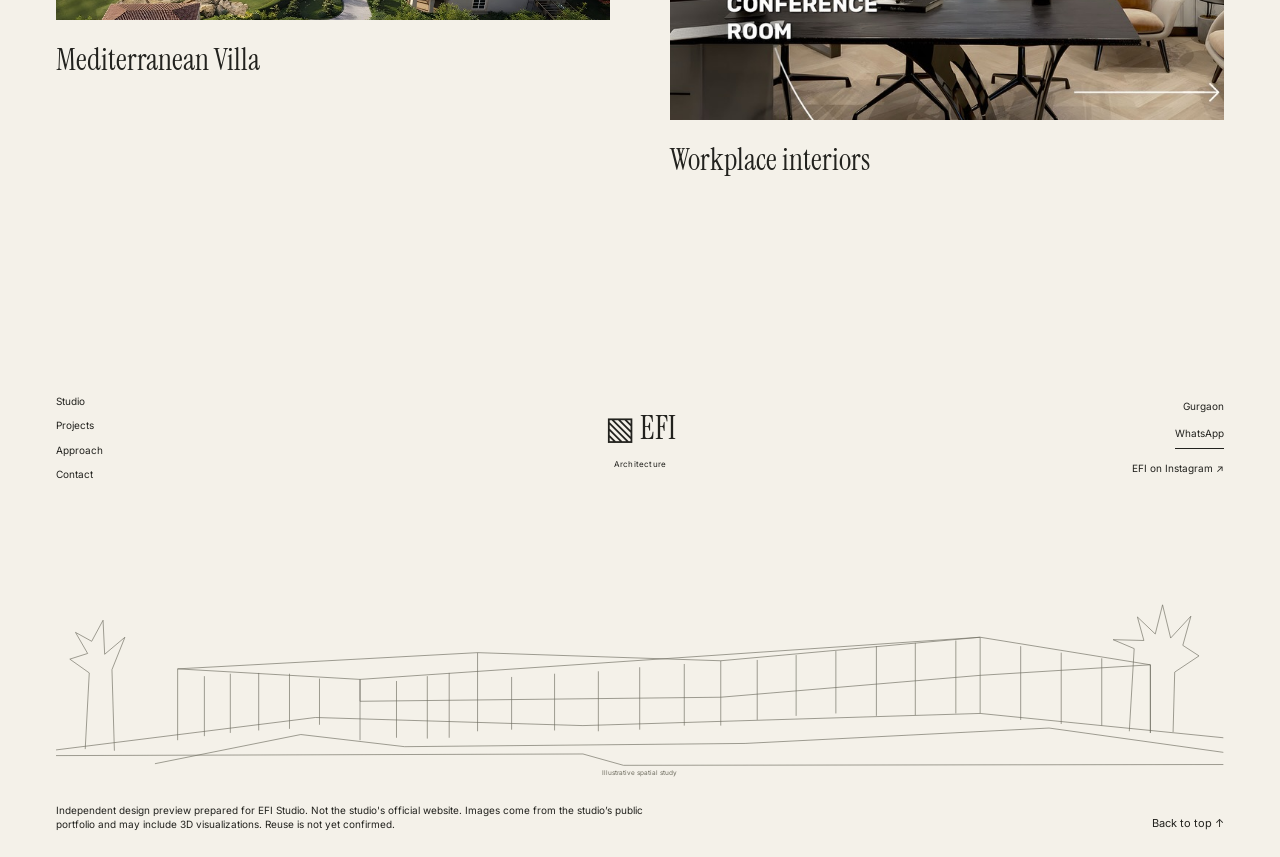
<file: work.html>
<!doctype html>
<html lang="en"><head><meta charset="utf-8"><meta name="viewport" content="width=device-width, initial-scale=1"><title>Work | EFI Studio</title><meta name="description" content="EFI Studio is an architecture and interior design studio in Gurgaon."><link rel="stylesheet" href="base.css"><link rel="stylesheet" href="brand.css"><link rel="stylesheet" href="hero.css"><link rel="license" href="assets/fonts/instrument-serif/OFL.txt"><link rel="license" href="assets/fonts/inter/OFL.txt"><script src="runtime.js" defer></script><script src="hero.js" defer></script></head><body><a class="dk-skip-link" href="#main">Skip to content</a><header class="dk-header"><div class="header-location">Gurgaon, India</div><a class="dk-wordmark" href="index.html"><span class="wordmark-mark" aria-hidden="true">▧</span> EFI</a><button class="dk-menu" hidden aria-controls="dk-nav" aria-expanded="false"><span class="dk-menu-label">Menu</span></button><nav class="dk-nav" id="dk-nav" aria-label="Primary"><a href="work.html">Work</a><a href="studio.html">Studio</a><a href="process.html">Approach</a><a href="contact.html">Contact</a></nav></header>
<main id="main"><section class="inner-page"><span class="eyebrow">EFI STUDIO · Gurgaon</span><h1>Work</h1><p class="dk-lead">Four selections from EFI’s portfolio. Photography and design visualizations.</p><section class="dk-section dk-projects"><div class="dk-projects"><article><a href="project-contemporary-workspace.html"><figure class="dk-image"><img src="assets/img/project-contemporary-workspace-cover.jpg" alt="Contemporary workspace" loading="lazy" decoding="async"></figure><h3>Contemporary workspace</h3></a></article><article><a href="project-residential-interiors.html"><figure class="dk-image"><img src="assets/img/project-residential-interiors-cover.jpg" alt="Residential interiors" loading="lazy" decoding="async"></figure><h3>Residential interiors</h3></a></article><article><a href="project-mediterranean-villa.html"><figure class="dk-image"><img src="assets/img/project-mediterranean-villa-cover.jpg" alt="Mediterranean Villa" loading="lazy" decoding="async"></figure><h3>Mediterranean Villa</h3></a></article><article><a href="project-workplace-interiors.html"><figure class="dk-image"><img src="assets/img/project-workplace-interiors-cover.jpg" alt="Workplace interiors" loading="lazy" decoding="async"></figure><h3>Workplace interiors</h3></a></article></div></section></section>
</main><footer class="dk-footer"><div class="footer-top"><div class="footer-links"><a href="studio.html">Studio</a><a href="work.html">Projects</a><a href="process.html">Approach</a><a href="contact.html">Contact</a></div><a class="footer-brand-small" href="index.html">▧ EFI<span>Architecture</span></a><div class="footer-contact-small"><p>Gurgaon</p><div class="dk-contact-links"><a href="https://wa.me/919818316211">WhatsApp</a></div><a href="https://www.instagram.com/studioefi/" target="_blank" rel="noopener">EFI on Instagram ↗</a></div></div><svg class="footer-sketch" viewBox="0 0 1440 310" role="img" aria-label="Illustrative architectural line study, not an EFI project drawing"><g fill="none" stroke="currentColor" stroke-width=".8"><path d="M0 275L320 235 650 245 1140 230 1440 260M150 263V175L520 155 820 165 1140 136 1350 170V254M150 175L375 188V263M375 188L1140 136M520 155V252M820 165V245M1140 136V230M1350 170L1140 183 820 210 375 215M1350 170V254M375 188V215"/><path d="M183 184V258M215 181V254M250 180V251M288 181V249M325 187V244M420 190V260M458 184V261M485 180V260M562 185V250M615 181V251M669 178V252M720 173V250M775 169V245M865 164V238M913 158V233M962 153V230M1012 147V233M1060 143V232M1110 140V230M1190 147V238M1240 155V243M1290 162V245"/><path d="M122 292L302 256 430 271 850 267 1225 248 1440 278M0 282L650 280 700 294 1440 293M1324 252L1330 150 1304 139 1342 140 1334 111 1356 132 1365 96 1375 137 1400 110 1390 146 1410 159 1380 179 1378 253M36 274L41 180 17 163 39 156 24 130 44 141 58 115 60 157 85 136 69 176 72 276"/></g><text x="720" y="306" text-anchor="middle" fill="currentColor" font-size="8">Illustrative spatial study</text></svg><p class="demo-notice">Independent design preview prepared for EFI Studio. Not the studio&#x27;s official website. Images come from the studio’s public portfolio and may include 3D visualizations. Reuse is not yet confirmed.</p><a href="#main" class="back-top">Back to top ↑</a></footer>
</body></html>
</file>
<file: base.css>
/* Neutral mechanics only. Studio identity belongs in brand.css and hero.css. */

*,
*::before,
*::after {
  box-sizing: border-box;
}

html {
  min-width: 320px;
  scroll-behavior: smooth;
}

body {
  margin: 0;
  min-width: 320px;
}

img,
svg,
video {
  display: block;
  max-width: 100%;
}

button,
a,
input,
textarea,
select {
  font: inherit;
}

button,
a {
  touch-action: manipulation;
}

button {
  cursor: pointer;
}

:where(a, button, input, textarea, select, summary):focus-visible {
  outline: 2px solid currentColor;
  outline-offset: 3px;
}

.dk-skip-link {
  position: absolute;
  z-index: 100;
  top: 0;
  left: 0;
  transform: translateY(-120%);
}

.dk-skip-link:focus {
  transform: translateY(0);
}

/* The no-JS experience keeps the complete navigation visible. */
.dk-menu[hidden] {
  display: none;
}

.dk-nav ul {
  list-style: none;
  margin: 0;
  padding: 0;
}

@media (max-width: 767px) {
  html.js .dk-menu:not([hidden]) {
    display: inline-flex;
  }

  html.js .dk-nav[hidden] {
    display: none;
  }

  html.js .dk-header.is-menu-open .dk-nav {
    display: block;
  }
}

@media (min-width: 768px) {
  html.js .dk-menu {
    display: none;
  }

  html.js .dk-nav {
    display: block;
  }
}

@media (prefers-reduced-motion: reduce) {
  html {
    scroll-behavior: auto;
  }
}
</file>
<file: brand.css>
@font-face{font-family:Instrument;src:url('assets/fonts/instrument-serif/InstrumentSerif-Regular.ttf') format('truetype');font-display:swap}
.inner-page>.dk-contact-links a{display:inline-flex;align-items:center;min-height:48px;background:#24251f;color:#fff;padding:14px 26px;border:0;font-size:12px}
.reel-controls button{background:#24251f;min-width:44px;min-height:44px}
.inner-page>.dk-image{max-width:1080px;margin-inline:auto}
.inner-page>.dk-image img{width:100%;height:auto}
.inner-page section.dk-gallery{display:grid;grid-template-columns:repeat(2,minmax(0,1fr));gap:35px}
@media(max-width:767px){.inner-page section.dk-gallery{grid-template-columns:1fr}}
.inner-page section.dk-projects{display:block}.inner-page div.dk-projects{display:grid;grid-template-columns:repeat(2,1fr);gap:60px}.inner-page figure{margin:0}
@media(max-width:767px){.inner-page div.dk-projects{grid-template-columns:1fr;gap:40px}}
@font-face{font-family:Inter;src:url('assets/fonts/inter/Inter.ttf') format('truetype');font-display:swap}
:root{--paper:#f4f1e9;--ink:#22221e;--navy:#07112c;--gutter:4.4vw}
body{background:var(--paper);color:var(--ink);font-family:Inter,sans-serif;font-size:14px;line-height:1.45}
a{color:inherit;text-decoration:none}button{color:inherit;border:0;background:transparent}h1,h2,h3,p{margin:0}h1,h2,h3{font-weight:400}
.display{font-family:Instrument,serif;line-height:.97;font-weight:400;font-size:clamp(42px,5vw,80px);letter-spacing:-.035em}
.center{text-align:center}.section{position:relative}.eyebrow,small{font-size:10px;letter-spacing:.08em}.eyebrow{display:block;text-align:center;margin-bottom:20px}.button{display:inline-flex;gap:30px;align-items:center;justify-content:center;padding:13px 22px;background:#24251f;color:#fff;text-transform:uppercase;font-size:10px;letter-spacing:.06em}.button.light{color:#222;background:var(--paper)}
.dk-header{position:absolute;top:0;left:0;width:100%;z-index:30;display:grid;grid-template-columns:1fr auto 1fr;align-items:center;padding:22px var(--gutter);color:var(--paper)}
.dk-wordmark{font-family:Instrument,serif;font-size:32px;line-height:1;white-space:nowrap}.wordmark-mark{font-family:serif;font-size:26px}.header-location{font-size:10px}.dk-nav ul{display:flex;gap:17px;justify-content:flex-end}.dk-nav{font-size:10px}.dk-menu{justify-self:end;padding:10px}.dk-skip-link{background:var(--paper);color:var(--ink);padding:12px}
.entry-loader{display:none;position:fixed;inset:0;z-index:90;pointer-events:none;background:repeating-linear-gradient(90deg,#f4f1e9 0,#f4f1e9 60px,#eeebe3 60px,#eeebe3 100px);align-items:center;justify-content:center;flex-direction:column;gap:24px}
html.entering .entry-loader{display:flex}.entry-brand{position:absolute;top:30px;font:30px Instrument,serif}.entry-strip{display:flex;align-items:center;gap:12px;width:76%;height:130px;justify-content:center}.entry-strip img{width:4%;height:68px;object-fit:cover;transform:translateY(calc(var(--offset,0)*1px))}.entry-strip img:nth-child(even){transform:translateY(20px)}.entry-loader p{font:48px Instrument,serif}.entry-loader small{font-size:10px}
.composition{height:200vh}.composition-stage{height:100vh;position:sticky;top:0;padding-top:70px;overflow:hidden}.composition-stage h2{font-size:clamp(52px,4vw,74px)}.composition-collage{position:relative;height:calc(100vh - 210px);max-width:1200px;margin:0 auto}.composition-collage img{position:absolute;width:17%;height:47%;object-fit:cover}.collage-a{left:42%;top:8%}.collage-b{left:5%;top:47%}.collage-c{right:1%;top:59%}.collage-d{left:24%;top:97%}.collage-copy{position:absolute;max-width:235px;font-size:14px}.collage-copy.a{left:65%;top:17%}.collage-copy.b{left:30%;top:64%}
.composition-collage{overflow:hidden}
.collage-copy{z-index:3;background:var(--paper);padding:8px}
.project-reel{height:350vh;background:#7d8951}.reel-stage{position:sticky;top:0;height:100vh;overflow:hidden}.reel-slide{position:absolute;inset:0;background:var(--tone);display:grid;grid-template-columns:23% 57% 20%;align-items:center;opacity:0;visibility:hidden;pointer-events:none;padding:7vw 3vw;color:var(--paper)}.reel-slide.active{opacity:1;visibility:visible;pointer-events:auto}.project-title{padding:20px}.project-title h2{font-size:clamp(40px,3.4vw,58px);max-width:260px}.project-title small{display:block;margin-bottom:20px}.project-image{width:100%;height:72vh;overflow:hidden}.project-image img{width:100%;height:100%;object-fit:cover}.project-meta{padding:28px;font-size:11px;text-align:center}.project-meta span{font-family:Instrument,serif;font-size:40px}.project-meta p{margin:24px 0}.project-actions{position:absolute;bottom:25px;left:0;width:100%;display:flex;justify-content:center;gap:4px}.reel-controls{position:absolute;right:30px;bottom:24px;display:flex;gap:12px;z-index:3}.reel-controls button{border:1px solid #fff8;color:#fff;width:40px;height:40px}
.delivery{padding:110px var(--gutter)}.delivery-intro{display:grid;grid-template-columns:1fr 1fr;margin:0 auto 80px;max-width:1180px}.delivery-intro>p{max-width:330px;font-size:17px}.delivery-intro .eyebrow{text-align:left}.delivery-intro h2{font-size:54px}.delivery-rows{max-width:1200px;margin:auto}.delivery-row{display:grid;grid-template-columns:33% 1fr;gap:22%;align-items:center;padding:15px 0 50px}.delivery-row img{width:100%;height:310px;object-fit:cover}.delivery-row h3{font-size:42px;margin:12px 0}.delivery-row p{max-width:330px}.delivery-row:nth-child(even){transform:translateX(3%)}.delivery-row:nth-child(3){transform:translateX(-3%)}
.approach-run{height:700vh;background:var(--navy);color:var(--paper)}.approach-stage{position:sticky;top:0;height:100vh;overflow:hidden}.approach-intro{position:absolute;inset:0;display:flex;align-items:center;justify-content:center;flex-direction:column}.approach-intro h2{text-align:center;font-size:64px;position:relative;z-index:2}.approach-intro .eyebrow{position:absolute;left:15%;top:65%;font-size:8px}.wire-room{width:55%;height:55%;position:absolute;inset:20% auto auto 25%;perspective:700px;opacity:.4}.wire-room i{position:absolute;width:35%;height:45%;border:1px solid #b9c4d4;transform:rotateX(55deg) rotateZ(-35deg)}.wire-room i:nth-child(2){left:30%;top:30%}.wire-room i:nth-child(3){left:45%;top:-15%}.wire-room i:nth-child(4){left:-20%;top:45%}.wire-room i:nth-child(5){left:15%;top:12%}.wire-room i:nth-child(6){left:58%;top:38%}
.approach-panels{position:absolute;inset:0;display:flex;align-items:center;transform:translateX(100%);width:150vw}.approach-card{color:var(--ink);background:var(--paper);width:50vw;height:85vh;flex-shrink:0;border-radius:2px;padding:40px 4vw;display:flex;flex-direction:column;position:relative}.approach-card.navy{background:#111d40;color:var(--paper)}.approach-card h3{font-size:48px;margin:8px 0}.approach-card p{margin-top:auto;max-width:280px;font-size:13px}.material-grid{display:grid;grid-template-columns:repeat(3,1fr);gap:16px;width:65%;margin:12vh auto}.material-grid img{height:90px;width:100%;object-fit:cover}.delivery-photo{height:45vh;width:60%;object-fit:cover;margin:30px auto}.plan-study{position:relative;margin:12vh auto;width:65%;height:28vh;transform:rotateX(52deg) rotateZ(-28deg);border:1px solid #222}.plan-study i{position:absolute;border:1px solid #222;width:35%;height:50%;left:5%;top:5%;box-shadow:4px 4px 0 #2223}.plan-study i:nth-child(2){left:50%;height:35%}.plan-study i:nth-child(3){top:60%;height:35%}.plan-study i:nth-child(4){left:50%;top:48%}
.about-run{height:260vh}.about-stage{position:sticky;top:0;min-height:100vh;padding:75px var(--gutter);text-align:center;background:var(--paper)}.about-tiles{display:grid;grid-template-columns:repeat(4,1fr);gap:30px;margin:55px 0}.about-tiles a{position:relative;display:flex;flex-direction:column;gap:18px;min-height:220px;text-align:left}.about-tiles img{width:100%;height:180px;object-fit:cover}.about-tiles span{font-size:80px;color:#747267}.about-copy{max-width:450px;margin:35px auto;font-size:17px}.together{padding:70px var(--gutter);text-align:center}.together h2{font-size:48px}.typology-row{display:flex;justify-content:space-around;gap:20px;flex-wrap:wrap;margin:50px 0 10px;font:24px Instrument,serif}
.journal{background:#eae7df;padding:90px var(--gutter)}.section-heading{display:flex;justify-content:space-between;align-items:end;margin-bottom:55px}.section-heading .eyebrow{text-align:left}.journal-grid{display:grid;grid-template-columns:repeat(3,1fr);gap:32px}.journal-grid img{height:400px;object-fit:cover;width:100%;margin-bottom:20px}.journal-grid h3{font-size:38px;margin-top:12px}.journal-grid a:nth-child(2){padding-top:100px}.journal-grid a:nth-child(3){padding-top:200px}.statement{padding:110px var(--gutter);text-align:center}.statement h2{font-size:72px}.statement p{margin:30px 0;font-size:11px}.faq{padding:80px var(--gutter)}.faq h2{font-size:50px}.faq-list{max-width:970px;margin:60px auto}.faq details{border-bottom:1px solid #b7b5ac}.faq summary{list-style:none;display:flex;justify-content:space-between;gap:25px;cursor:pointer;padding:22px 0}.faq summary span{font-size:20px}.faq details[open] summary span{transform:rotate(45deg)}.faq details p{max-width:650px;padding:0 0 25px;line-height:1.6}.conversation{text-align:center;margin:100px auto 20px}.dk-contact-links{display:flex;gap:16px;flex-wrap:wrap;justify-content:inherit}.conversation .dk-contact-links{justify-content:center;margin-top:32px}.dk-contact-links a{border-bottom:1px solid;padding-bottom:8px}
.dk-footer{padding:70px var(--gutter) 25px;background:#e8e5dd;position:relative}.footer-top{display:grid;grid-template-columns:2fr 1fr 1fr;gap:40px}.footer-title{font-size:80px}.footer-top p{margin:15px 0}.footer-links{display:flex;flex-direction:column;gap:10px}.footer-brand{font-family:Instrument,serif;font-size:24vw;line-height:1;letter-spacing:-.03em;margin-top:70px}.demo-notice{font-size:10px;max-width:600px;margin-top:25px}.back-top{position:absolute;right:var(--gutter);bottom:25px;font-size:11px}
.inner-page{padding:150px var(--gutter) 100px;min-height:85vh}.inner-page>h1{font:clamp(64px,10vw,160px)/1 Instrument,serif;letter-spacing:-.035em;margin-bottom:65px;max-width:1200px}.inner-page .dk-lead{font-size:20px;max-width:600px;margin:0 0 60px}.inner-page .dk-section{margin:65px 0}.inner-page h2{font:42px/1.1 Instrument,serif;margin:0 0 25px}.inner-page h3{font:30px Instrument,serif}.inner-page p{max-width:600px}.inner-page .dk-text p+p{margin-top:20px}.inner-page .dk-project-grid{display:grid;grid-template-columns:repeat(2,1fr);gap:60px}.dk-project-card img{width:100%;height:450px;object-fit:cover;margin-bottom:20px}.dk-project-card:nth-child(even){padding-top:100px}.inner-page .dk-gallery-grid{display:grid;grid-template-columns:1fr 1fr;gap:35px}.dk-gallery-grid img{width:100%;height:450px;object-fit:cover}.inner-page .dk-steps ol{list-style:none;padding:0;counter-reset:steps}.inner-page .dk-steps li{counter-increment:steps;display:grid;grid-template-columns:15% 30% 1fr;gap:20px;padding:32px 0;border-top:1px solid #bbb}.inner-page .dk-steps li:before{content:counter(steps,decimal-leading-zero);font:42px Instrument,serif}
body:has(.inner-page) .dk-header{color:var(--ink)}.inner-note{font-size:10px;margin:25px 0}.inner-photo{margin:40px 0}.inner-photo img{width:100%;max-height:75vh;object-fit:cover}
html.static-experience .composition,html.static-experience .project-reel,html.static-experience .approach-run,html.static-experience .about-run{height:auto}html.static-experience .composition-stage,html.static-experience .reel-stage,html.static-experience .approach-stage,html.static-experience .about-stage{position:relative;height:auto;min-height:0}
html.static-experience .composition-collage{height:600px}html.static-experience .reel-stage{overflow:visible}html.static-experience .reel-slide{position:relative;opacity:1;visibility:visible;pointer-events:auto;min-height:85vh}html.static-experience .approach-intro{position:relative;height:500px}html.static-experience .approach-panels{position:relative;transform:none;inset:auto;width:100%;display:grid;grid-template-columns:repeat(3,1fr)}html.static-experience .approach-card{width:auto;height:650px}html.static-experience .reel-controls{display:none}
html:not(.js) .entry-loader{display:none}html:not(.js) .project-reel,html:not(.js) .approach-run,html:not(.js) .about-run,html:not(.js) .composition{height:auto}html:not(.js) .composition-stage,html:not(.js) .about-stage{position:relative}html:not(.js) .reel-stage{height:auto;overflow:visible;position:relative}html:not(.js) .reel-slide{position:relative;opacity:1;visibility:visible;pointer-events:auto}html:not(.js) .approach-stage{height:auto;position:relative}html:not(.js) .approach-intro{height:600px;position:relative}html:not(.js) .approach-panels{position:relative;transform:none;width:100%}html:not(.js) .approach-card{width:33.333%;height:650px}html:not(.js) .reel-controls{display:none}
@media(max-width:767px){:root{--gutter:22px}body{font-size:13px}.dk-header{grid-template-columns:1fr auto;padding:22px;color:var(--paper)}.header-location{display:none}.dk-wordmark{font-size:28px}.dk-nav{grid-column:1/-1;background:var(--paper);color:var(--ink);font-size:30px;padding:30px 15px}.dk-nav ul{flex-direction:column;gap:20px}.dk-header.is-menu-open{position:fixed;background:var(--paper);color:var(--ink)}.dk-menu-open{overflow:hidden}html:not(.js) .dk-header{position:relative;color:var(--ink)}html:not(.js) .dk-nav{font-size:15px;padding:15px 0}html:not(.js) .dk-nav ul{flex-direction:row;flex-wrap:wrap;gap:18px}.entry-loader p{font-size:28px;text-align:center}.entry-strip{width:95%}.entry-strip img{width:8%;height:50px}.entry-strip img:nth-child(n+9){display:none}.composition{height:170vh}.composition-stage{padding-top:60px}.composition-stage h2{font-size:48px}.composition-collage{height:620px}.composition-collage img{width:32%;height:220px}.collage-a{left:9%;top:8%}.collage-b{left:58%;top:55%}.collage-c{right:58%;top:69%}.collage-d{left:55%;top:108%}.collage-copy{max-width:44%;font-size:12px}.collage-copy.a{left:51%;top:10%}.collage-copy.b{left:5%;top:48%}.project-reel{height:330vh}.reel-slide{display:flex;flex-direction:column;justify-content:center;gap:25px;padding:75px 22px}.project-title{padding:0;align-self:flex-start}.project-title h2{font-size:45px}.project-title small{margin-bottom:10px}.project-image{height:45vh}.project-meta{display:flex;padding:0;width:100%;align-items:center;justify-content:space-between;font-size:10px;gap:14px;text-align:left}.project-meta p{margin:0;max-width:100px}.project-meta span{font-size:24px}.project-actions{bottom:25px}.project-actions .button{padding:12px;font-size:9px;gap:10px}.reel-controls{right:22px;bottom:83px}.reel-controls button{width:30px;height:30px}.delivery{padding:75px 22px}.delivery-intro{grid-template-columns:1fr;gap:55px;margin-bottom:55px}.delivery-intro h2{font-size:48px}.delivery-row{grid-template-columns:40% 1fr;gap:25px;padding:10px 0 50px;transform:none!important}.delivery-row img{height:220px}.delivery-row h3{font-size:35px}.delivery-row p{font-size:12px}.approach-run{height:550vh}.approach-intro h2{font-size:50px}.wire-room{width:80%;left:15%}.approach-panels{width:270vw}.approach-card{width:90vw;height:80vh;padding:32px}.approach-card h3{font-size:42px}.material-grid{width:95%;margin:14vh auto;gap:12px}.material-grid img{height:70px}.delivery-photo{width:85%}.about-run{height:180vh}.about-stage{padding:65px 22px}.about-stage h2{font-size:48px}.about-tiles{grid-template-columns:repeat(2,1fr);gap:22px;margin:35px 0}.about-tiles a{min-height:0;gap:10px}.about-tiles img{height:125px}.about-tiles span{font-size:45px}.about-tiles small{font-size:9px;min-height:28px}.about-copy{font-size:15px}.together{padding:60px 22px}.together h2{font-size:42px}.typology-row{font-size:23px;gap:20px}.journal{padding:65px 22px}.section-heading{align-items:center;gap:20px}.section-heading h2{font-size:46px}.section-heading>a{font-size:10px}.journal-grid{grid-template-columns:1fr;gap:45px}.journal-grid a{padding-top:0!important}.journal-grid img{height:340px}.statement{padding:75px 22px}.statement h2{font-size:50px}.faq{padding:65px 22px}.faq h2{font-size:43px}.faq-list{margin:40px 0}.faq summary{font-size:13px}.conversation{margin:70px 0 0}.dk-footer{padding:65px 22px 30px}.footer-top{grid-template-columns:1fr 1fr;gap:35px}.footer-title{grid-column:1/-1;font-size:66px}.footer-brand{font-size:24vw;margin-top:55px}.demo-notice{max-width:270px;margin-bottom:35px}.inner-page{padding:70px 22px}.inner-page>h1{font-size:66px;margin:55px 0 40px}.inner-page .dk-lead{font-size:17px}.inner-page .dk-project-grid,.inner-page .dk-gallery-grid{grid-template-columns:1fr;gap:40px}.dk-project-card:nth-child(even){padding-top:0}.dk-project-card img,.dk-gallery-grid img{height:280px}.inner-page .dk-steps li{grid-template-columns:30px 1fr}.inner-page .dk-steps li p{grid-column:2}.inner-page .dk-steps li:before{font-size:30px}html.static-experience .approach-panels,html:not(.js) .approach-panels{display:block;width:100%}html.static-experience .approach-card,html:not(.js) .approach-card{width:100%;height:650px}html.static-experience .composition-collage{height:720px}}
.dk-nav,html.js .dk-nav{display:flex;gap:17px;justify-content:flex-end}
.inner-page .dk-projects{display:grid;grid-template-columns:repeat(2,1fr);gap:60px}
.inner-page .dk-projects article:nth-child(even){padding-top:100px}
.inner-page .dk-projects img{height:450px;width:100%;object-fit:cover;margin-bottom:20px}
.inner-page .dk-gallery{display:grid;grid-template-columns:1fr 1fr;gap:35px}
.inner-page .dk-gallery img{height:450px;width:100%;object-fit:cover}
.approach-intro[data-dk-motion]{position:relative;height:100vh;min-height:650px;background:var(--navy);color:var(--paper);overflow:hidden}
@media(max-width:767px){.dk-nav{flex-direction:column;gap:20px;justify-content:flex-start}.dk-header.is-menu-open .dk-nav{display:flex}html.js .dk-nav[hidden]{display:none}html:not(.js) .dk-nav{flex-direction:row;flex-wrap:wrap;gap:18px}.inner-page .dk-projects,.inner-page .dk-gallery{grid-template-columns:1fr;gap:40px}.inner-page .dk-projects article:nth-child(even){padding-top:0}.inner-page .dk-projects img,.inner-page .dk-gallery img{height:280px}}
@media(prefers-reduced-motion:reduce){*,*::before,*::after{animation:none!important;transition:none!important}html .entry-loader{display:none!important}}
.approach-run{height:600vh}
.project-caption{position:absolute;left:30px;bottom:90px;font:42px/.97 Instrument,serif;color:white;text-shadow:0 1px 15px #0009;opacity:var(--grow,0);max-width:280px}
.project-caption small{display:block;font:9px Inter,sans-serif;margin-top:15px}
.about-run{height:700vh}.about-stage{padding:90px 24px 65px}
.about-tiles{gap:8px;margin:60px 0 40px}
.about-tiles a{height:400px;min-height:400px;background:#ebe9e1;position:relative;overflow:hidden;padding:25px}
.about-tiles a small{font-size:16px;letter-spacing:0;z-index:2;position:relative}
.about-tiles img{position:absolute;inset:0;width:100%;height:100%;object-fit:cover;opacity:0;filter:brightness(.75)}
.about-tiles a span{position:absolute;left:25px;bottom:20px;font-size:120px;z-index:2;color:#aaa99e}
.about-tiles a.is-active{color:#fff}.about-tiles a.is-active span{color:white}
.about-copy{max-width:470px;margin:35px 25px 25px auto;text-align:left}
.about-stage>.button{display:flex;width:max-content;margin-left:auto;margin-right:25px}
html.static-experience .about-tiles img,html:not(.js) .about-tiles img{opacity:1}
html.static-experience .about-tiles a,html:not(.js) .about-tiles a,html.static-experience .about-tiles a span,html:not(.js) .about-tiles a span{color:white}
@media(max-width:767px){.project-caption{display:none}.about-run{height:400vh}.about-stage{padding:70px 22px}.about-tiles{margin:35px 0;gap:10px}.about-tiles a{height:220px;min-height:220px;padding:15px}.about-tiles a small{font-size:11px;min-height:0}.about-tiles a span{font-size:64px;left:15px;bottom:15px}.about-copy{margin:30px 0 25px;font-size:14px}.about-stage>.button{margin:0}}
.journal-grid{grid-template-columns:1fr 1.6fr .85fr}
.journal-grid a:nth-child(2){padding-top:25px}.journal-grid a:nth-child(3){padding-top:55px}
.journal-grid a:first-child img{height:330px}.journal-grid a:nth-child(2) img{height:425px}.journal-grid a:nth-child(3) img{height:280px}
.statement{display:grid;grid-template-columns:22% 1fr 25%;gap:40px;text-align:left;padding-top:70px;padding-bottom:70px;align-items:center}
.statement-photo img{height:300px;width:100%;object-fit:cover}.statement-copy h2{font-size:52px}.statement-copy p{margin-bottom:0}
.statement-contact{background:#262620;color:var(--paper);padding:30px 24px;min-height:260px;display:flex;flex-direction:column;gap:15px;justify-content:center;font-size:11px}.statement-contact p{margin:0}.statement-contact .dk-contact-links a{font-size:10px}.statement-contact .button{margin-top:10px;font-size:9px;padding:10px}
.dk-footer{padding:50px var(--gutter) 25px;background:var(--paper)}
.footer-top{grid-template-columns:1fr 1fr 1fr;align-items:center;gap:60px;font-size:10px}
.footer-brand-small{font:32px Instrument,serif;text-align:center;justify-self:center;white-space:nowrap}
.footer-brand-small span{display:block;font:8px Inter,sans-serif;letter-spacing:.03em;margin-top:10px}
.footer-contact-small{justify-self:end;text-align:right;display:flex;flex-direction:column;gap:12px}
.footer-contact-small p{margin:0}.footer-contact-small .dk-contact-links{justify-content:flex-end}
.footer-sketch{width:100%;height:auto;margin-top:45px;color:#6f6d60}
@media(min-width:768px){.project-image{position:absolute;left:calc(23% - 23% * var(--grow,0));top:50%;transform:translateY(-50%);width:calc(57% + 43% * var(--grow,0));height:calc(72vh + 28vh * var(--grow,0));z-index:0}.project-title,.project-meta{position:relative;z-index:2}.project-meta{grid-column:3}.project-title{opacity:calc(1 - var(--grow,0));}.project-meta{opacity:calc(1 - var(--grow,0));}.project-actions{z-index:2}}
@media(max-width:767px){.journal-grid{grid-template-columns:1fr}.journal-grid a{padding-top:0!important}.journal-grid img{height:340px!important}.statement{grid-template-columns:1fr;gap:30px}.statement-photo img{height:250px}.statement-copy h2{font-size:48px}.statement-contact{min-height:0;padding:25px}.footer-top{grid-template-columns:1fr 1fr;gap:40px 25px;font-size:9px}.footer-brand-small{grid-column:1/-1;grid-row:1;font-size:30px}.footer-contact-small{justify-self:end}.footer-sketch{margin-top:40px;min-height:120px}.approach-run{height:450vh}}
</file>
<file: hero.css>
.s-hero{height:100svh;min-height:650px;position:relative;background:#3d392f;color:#fff;overflow:hidden}.hero-photo{position:absolute;inset:0}.hero-photo img{height:100%;width:100%;object-fit:cover}.s-hero:after{content:'';position:absolute;inset:0;background:linear-gradient(transparent 40%,#0008);pointer-events:none}.light-study{position:absolute;inset:0;pointer-events:none;display:flex;mix-blend-mode:multiply;opacity:.28}.light-study i{height:130%;width:8.333%;background:linear-gradient(90deg,#211c14 0%,transparent 80%);transform:skewX(-14deg) translateX(var(--light,0px));transform-origin:top}.hero-copy{position:absolute;inset:auto 0 65px;z-index:2;display:flex;flex-direction:column;align-items:center;text-align:center;gap:15px}.hero-copy h1{font:clamp(45px,5.4vw,85px)/.91 Instrument,serif;letter-spacing:-.035em}.hero-copy p{font-size:12px}.hero-copy .button{margin-top:12px}.hero-number{position:absolute;left:4.4vw;bottom:30px;font-size:10px;z-index:2}.motion-control{position:absolute;right:30px;bottom:25px;z-index:5;padding:10px;border:1px solid currentColor;font-size:10px;background:#f4f1e9;color:#222}.motion-control[hidden]{display:none}
@media(max-width:767px){.s-hero{height:100svh;min-height:650px}.hero-copy{bottom:100px;padding:0 22px}.hero-copy h1{font-size:52px}.hero-copy p{font-size:10px}.hero-photo img{object-position:58% center}.motion-control{right:22px;bottom:25px}.hero-number{left:22px}}
</file>
